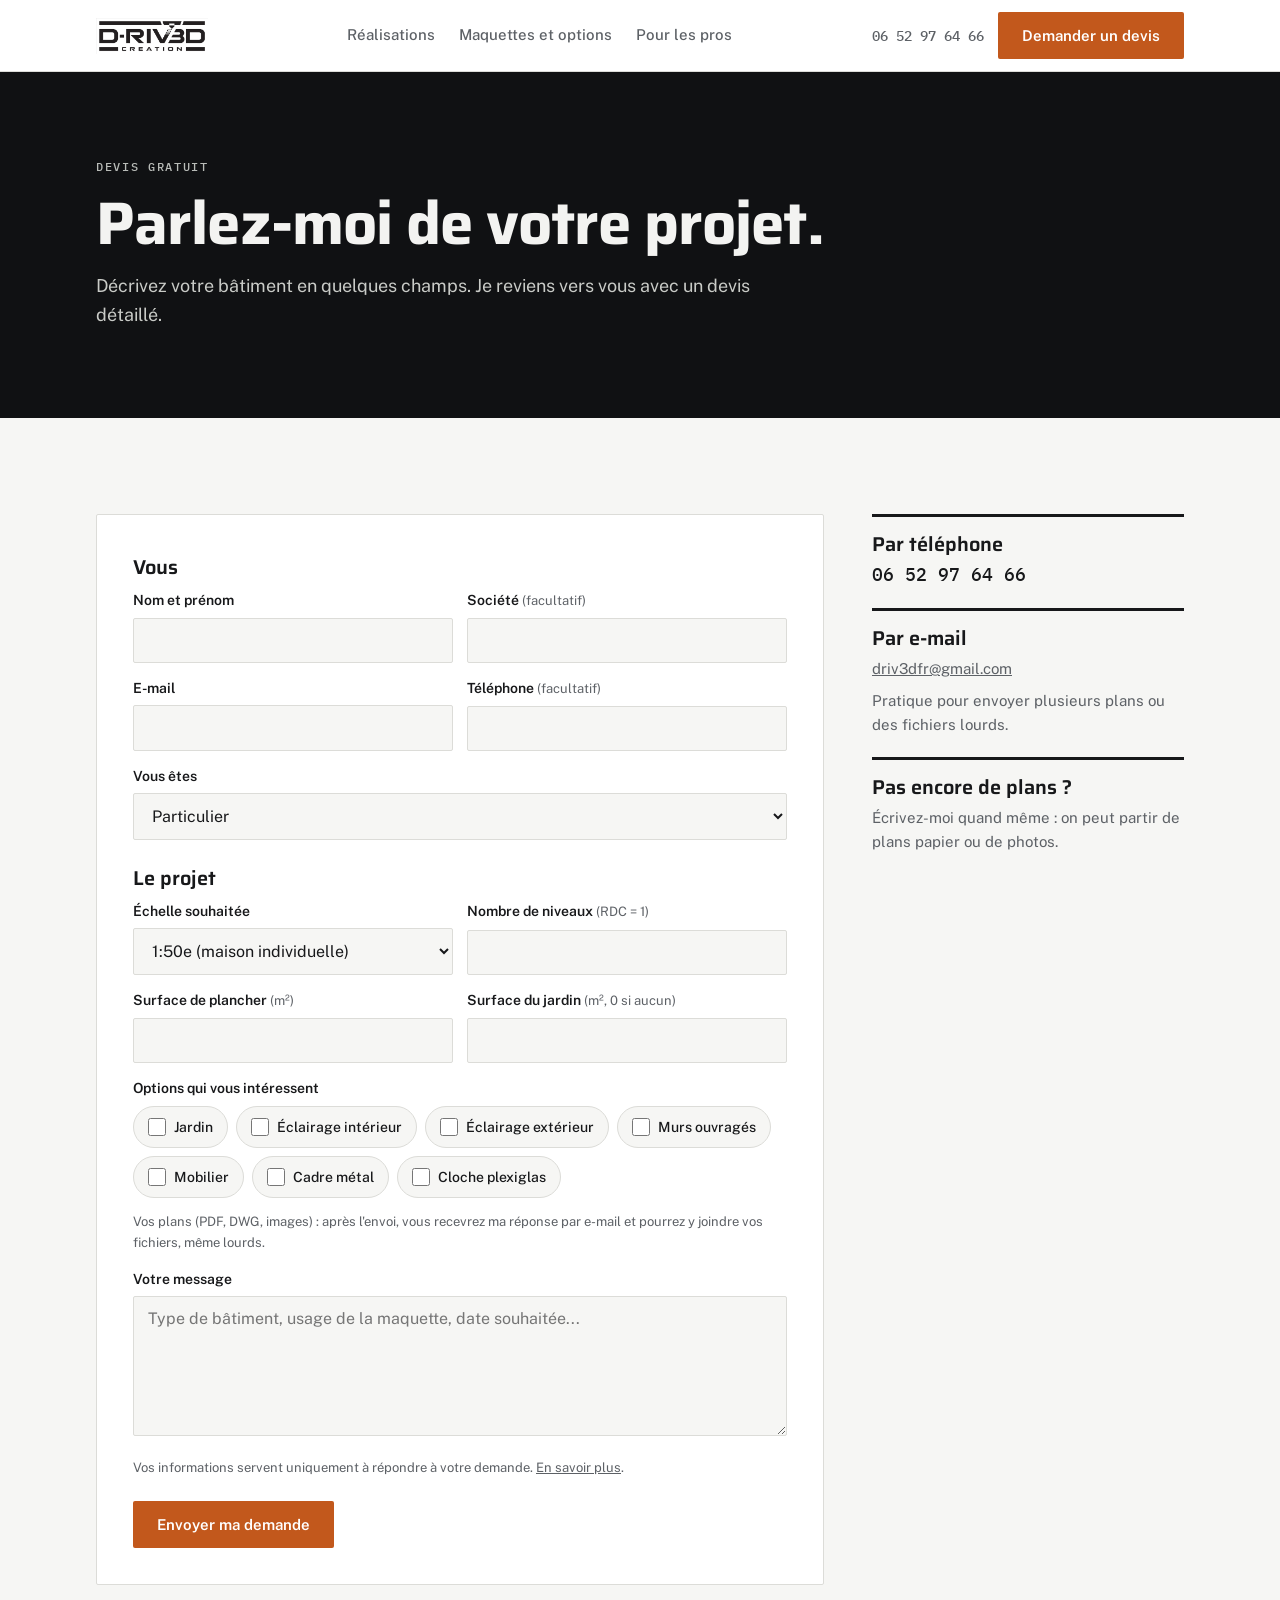
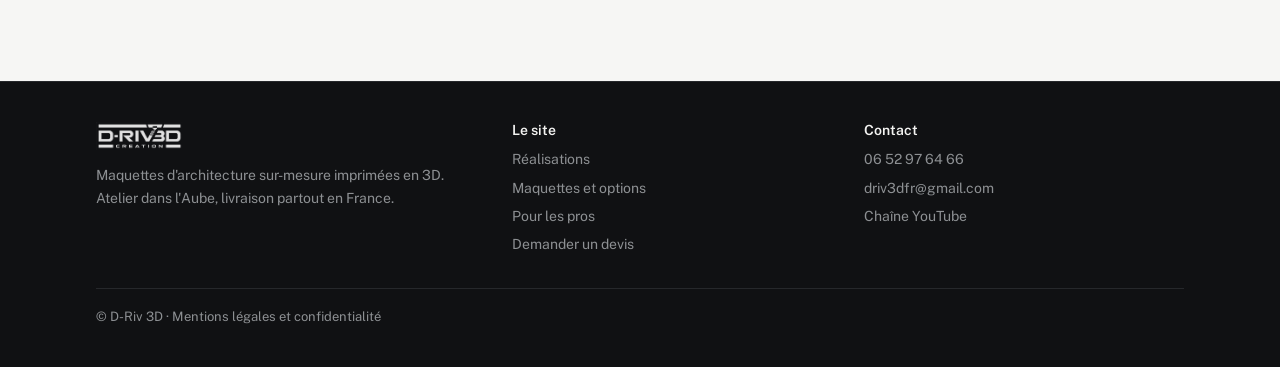
<file: devis/index.html>
<!doctype html>
<html lang="fr">
<head>
<meta charset="utf-8">
<meta name="viewport" content="width=device-width, initial-scale=1, viewport-fit=cover">
<title>Demander un devis | D-Riv 3D</title>
<meta name="description" content="Demandez gratuitement le devis de votre maquette d'architecture : décrivez votre projet en quelques champs.">
<link rel="canonical" href="https://d-riv3d.fr/devis/">
<meta property="og:type" content="website">
<meta property="og:title" content="Demander un devis | D-Riv 3D">
<meta property="og:description" content="Demandez gratuitement le devis de votre maquette d'architecture : décrivez votre projet en quelques champs.">
<meta property="og:url" content="https://d-riv3d.fr/devis/">
<meta property="og:image" content="https://d-riv3d.fr/assets/img/og-image.jpg">
<meta property="og:locale" content="fr_FR">
<link rel="icon" href="/favicon.png" type="image/png">
<link rel="apple-touch-icon" href="/assets/img/logo/apple-touch-icon.png">
<meta name="theme-color" content="#101113">
<link rel="preconnect" href="https://fonts.googleapis.com">
<link rel="preconnect" href="https://fonts.gstatic.com" crossorigin>
<link rel="stylesheet" href="https://fonts.googleapis.com/css2?family=Saira:wght@500;600;700&amp;family=Public+Sans:wght@400;500;600&amp;family=IBM+Plex+Mono:wght@500&amp;display=swap">
<link rel="stylesheet" href="/assets/css/style.css?v=2">
</head>
<body>
<a class="skip" href="#contenu">Aller au contenu</a>
<header class="site">
  <div class="wrap">
    <a class="logo" href="/" aria-label="D-Riv3D Création, accueil"><img src="/assets/img/logo/logo-noir.png" alt="D-Riv3D Création" width="800" height="258"></a>
    <nav class="main" id="menu" aria-label="Navigation principale">
      <a href="/realisations/">Réalisations</a>
      <a href="/maquettes/">Maquettes et options</a>
      <a href="/professionnels/">Pour les pros</a>
    </nav>
    <div class="head-cta">
      <a class="tel" href="tel:+33652976466">06 52 97 64 66</a>
      <a class="btn btn-accent" href="/devis/"><span class="hide-sm">Demander un devis</span><span class="show-sm">Devis</span></a>
      <button class="menu-btn" type="button" aria-controls="menu" aria-expanded="false">Menu</button>
    </div>
  </div>
</header>
<main id="contenu">

<section class="page-hero">
  <div class="wrap">
    <p class="eyebrow">Devis gratuit</p>
    <h1>Parlez-moi de votre projet.</h1>
    <p class="lead">Décrivez votre bâtiment en quelques champs. Je reviens vers vous avec un devis détaillé.</p>
  </div>
</section>
<section class="band">
  <div class="wrap form-layout">
    <form class="quote" name="devis" method="POST" action="https://api.web3forms.com/submit">
      <input type="hidden" name="access_key" value="c3965bcd-99ab-43ce-bfd1-e067bc282b75">
      <input type="hidden" name="subject" value="Nouvelle demande de devis depuis d-riv3d.fr">
      <input type="hidden" name="from_name" value="Site D-Riv 3D">
      <input type="hidden" name="redirect" value="https://d-riv3d.fr/merci/">
      <input type="checkbox" name="botcheck" class="hidden-field" tabindex="-1" autocomplete="off" aria-hidden="true">

      <fieldset>
        <legend>Vous</legend>
        <div class="row">
          <div class="field"><label for="nom">Nom et prénom</label><input id="nom" name="nom" type="text" autocomplete="name" required></div>
          <div class="field"><label for="societe">Société <span class="hint">(facultatif)</span></label><input id="societe" name="societe" type="text" autocomplete="organization"></div>
        </div>
        <div class="row">
          <div class="field"><label for="email">E-mail</label><input id="email" name="email" type="email" autocomplete="email" required></div>
          <div class="field"><label for="telephone">Téléphone <span class="hint">(facultatif)</span></label><input id="telephone" name="telephone" type="tel" autocomplete="tel"></div>
        </div>
        <div class="field"><label for="profil">Vous êtes</label>
          <select id="profil" name="profil">
            <option>Particulier</option><option>Promoteur</option><option>Constructeur</option><option>Architecte ou architecte d'intérieur</option><option>Collectivité ou patrimoine</option><option>Autre</option>
          </select>
        </div>
      </fieldset>

      <fieldset>
        <legend>Le projet</legend>
        <div class="row">
          <div class="field"><label for="echelle">Échelle souhaitée</label>
            <select id="echelle" name="echelle"><option>1:50e (maison individuelle)</option><option>1:75e (collectif)</option><option>Je ne sais pas</option></select>
          </div>
          <div class="field"><label for="etages">Nombre de niveaux <span class="hint">(RDC = 1)</span></label><input id="etages" name="etages" type="number" min="1" max="30" inputmode="numeric"></div>
        </div>
        <div class="row">
          <div class="field"><label for="surface">Surface de plancher <span class="hint">(m²)</span></label><input id="surface" name="surface" type="number" min="0" inputmode="numeric"></div>
          <div class="field"><label for="jardin">Surface du jardin <span class="hint">(m², 0 si aucun)</span></label><input id="jardin" name="surface-jardin" type="number" min="0" inputmode="numeric"></div>
        </div>
        <div class="field"><span class="label" id="opt-l">Options qui vous intéressent</span>
          <div class="checks" role="group" aria-labelledby="opt-l">
            <label><input type="checkbox" name="options[]" value="Jardin">Jardin</label>
            <label><input type="checkbox" name="options[]" value="Éclairage intérieur">Éclairage intérieur</label>
            <label><input type="checkbox" name="options[]" value="Éclairage extérieur">Éclairage extérieur</label>
            <label><input type="checkbox" name="options[]" value="Murs ouvragés">Murs ouvragés</label>
            <label><input type="checkbox" name="options[]" value="Mobilier">Mobilier</label>
            <label><input type="checkbox" name="options[]" value="Cadre métal">Cadre métal</label>
            <label><input type="checkbox" name="options[]" value="Cloche plexiglas">Cloche plexiglas</label>
          </div>
        </div>
        <p class="hint">Vos plans (PDF, DWG, images) : après l'envoi, vous recevrez ma réponse par e-mail et pourrez y joindre vos fichiers, même lourds.</p>
        <div class="field"><label for="message">Votre message</label><textarea id="message" name="message" placeholder="Type de bâtiment, usage de la maquette, date souhaitée..."></textarea></div>
      </fieldset>

      <p class="hint">Vos informations servent uniquement à répondre à votre demande. <a href="/mentions-legales/#confidentialite">En savoir plus</a>.</p>
      <p><button class="btn btn-accent" type="submit">Envoyer ma demande</button></p>
    </form>
    <aside class="side">
      <div class="box"><h3>Par téléphone</h3><p><a class="tel" style="font-size:18px;color:var(--fg)" href="tel:+33652976466">06 52 97 64 66</a></p></div>
      <div class="box"><h3>Par e-mail</h3><p><a href="mailto:driv3dfr@gmail.com">driv3dfr@gmail.com</a></p><p>Pratique pour envoyer plusieurs plans ou des fichiers lourds.</p></div>
      <div class="box"><h3>Pas encore de plans ?</h3><p>Écrivez-moi quand même : on peut partir de plans papier ou de photos.</p></div>
    </aside>
  </div>
</section>
</main>
<footer class="site">
  <div class="wrap">
    <div>
      <img src="/assets/img/logo/logo-blanc.png" alt="D-Riv3D Création" width="800" height="258" loading="lazy">
      <p style="margin-top:14px">Maquettes d'architecture sur-mesure imprimées en 3D. Atelier dans l'Aube, livraison partout en France.</p>
    </div>
    <div>
      <h3>Le site</h3>
      <ul>
        <li><a href="/realisations/">Réalisations</a></li>
        <li><a href="/maquettes/">Maquettes et options</a></li>
        <li><a href="/professionnels/">Pour les pros</a></li>
        <li><a href="/devis/">Demander un devis</a></li>
      </ul>
    </div>
    <div>
      <h3>Contact</h3>
      <ul>
        <li><a href="tel:+33652976466">06 52 97 64 66</a></li>
        <li><a href="mailto:driv3dfr@gmail.com">driv3dfr@gmail.com</a></li>
        <li><a href="https://www.youtube.com/channel/UCyZWPUpRlM--EfFYaEqFSMg" rel="noopener">Chaîne YouTube</a></li>
      </ul>
    </div>
    <p class="legal">© D-Riv 3D · <a href="/mentions-legales/">Mentions légales et confidentialité</a></p>
  </div>
</footer>
<script src="/assets/js/main.js" defer></script>
</body>
</html>
</file>
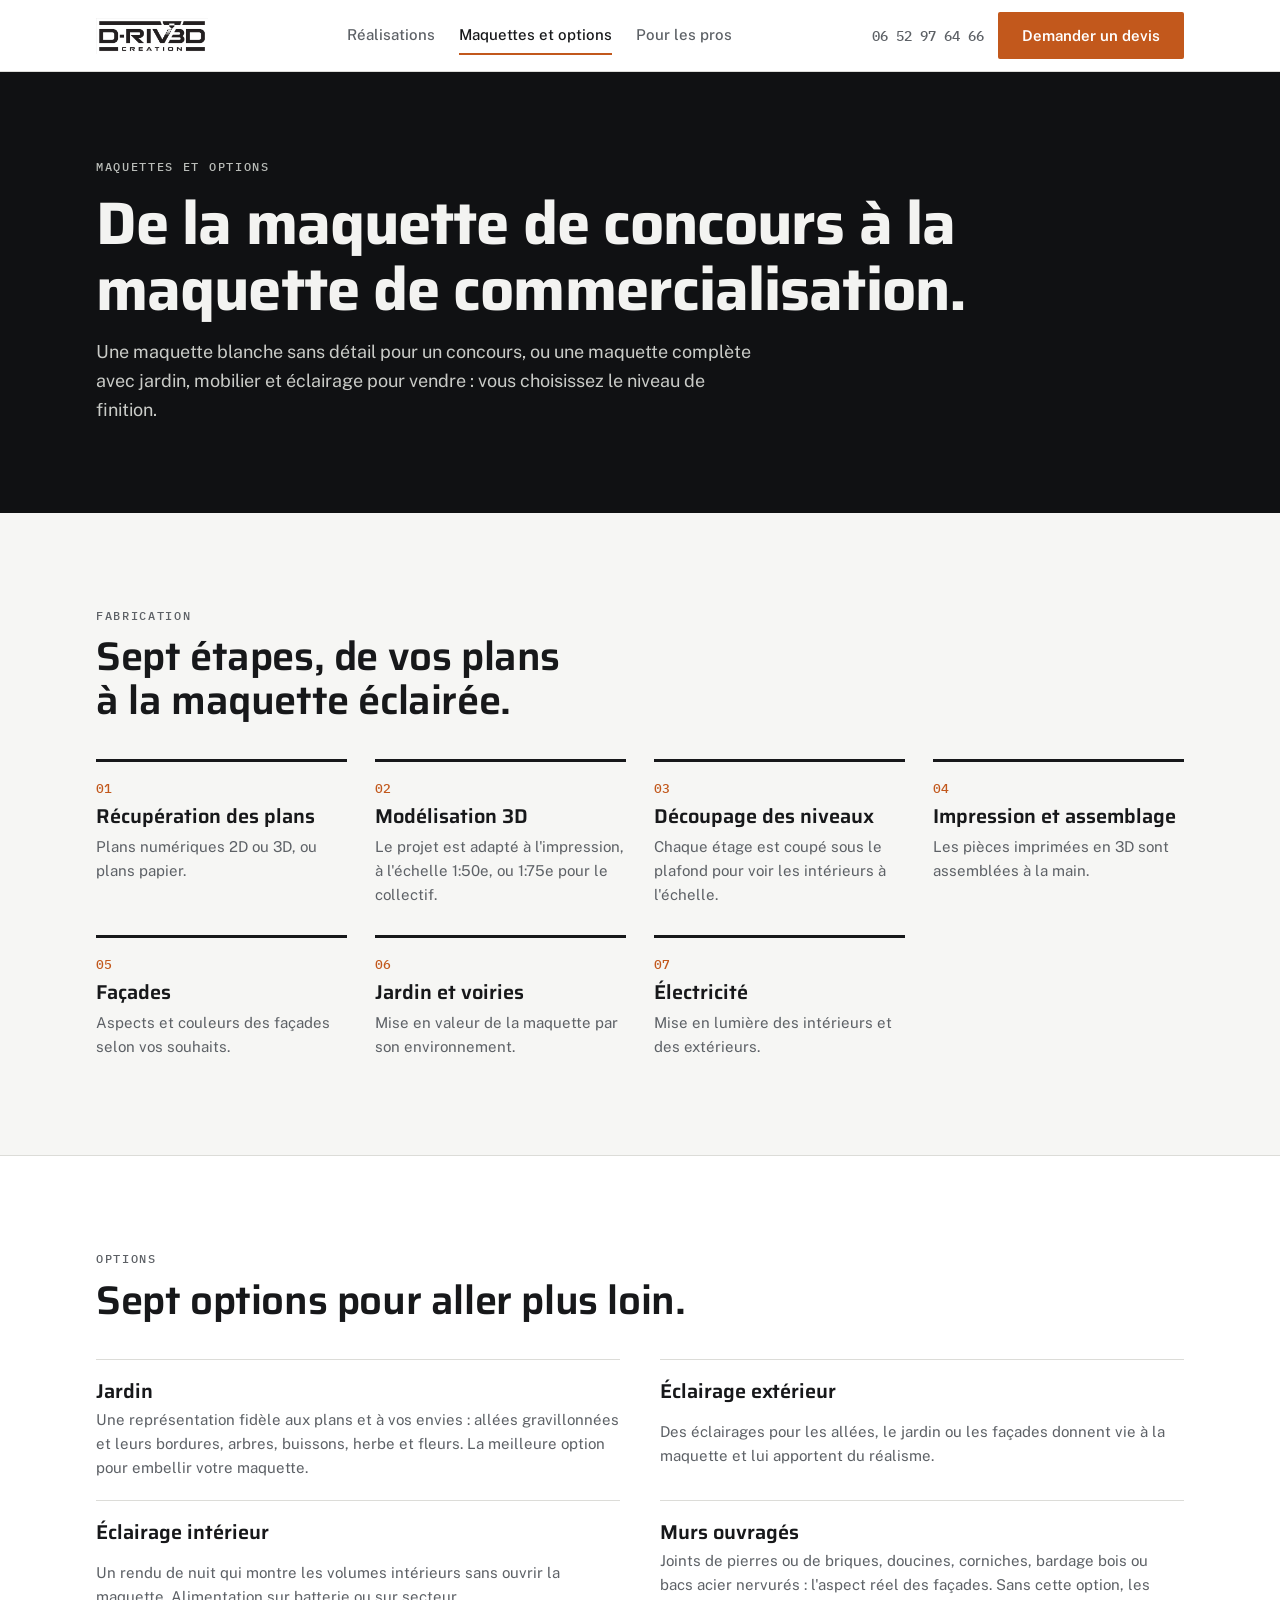
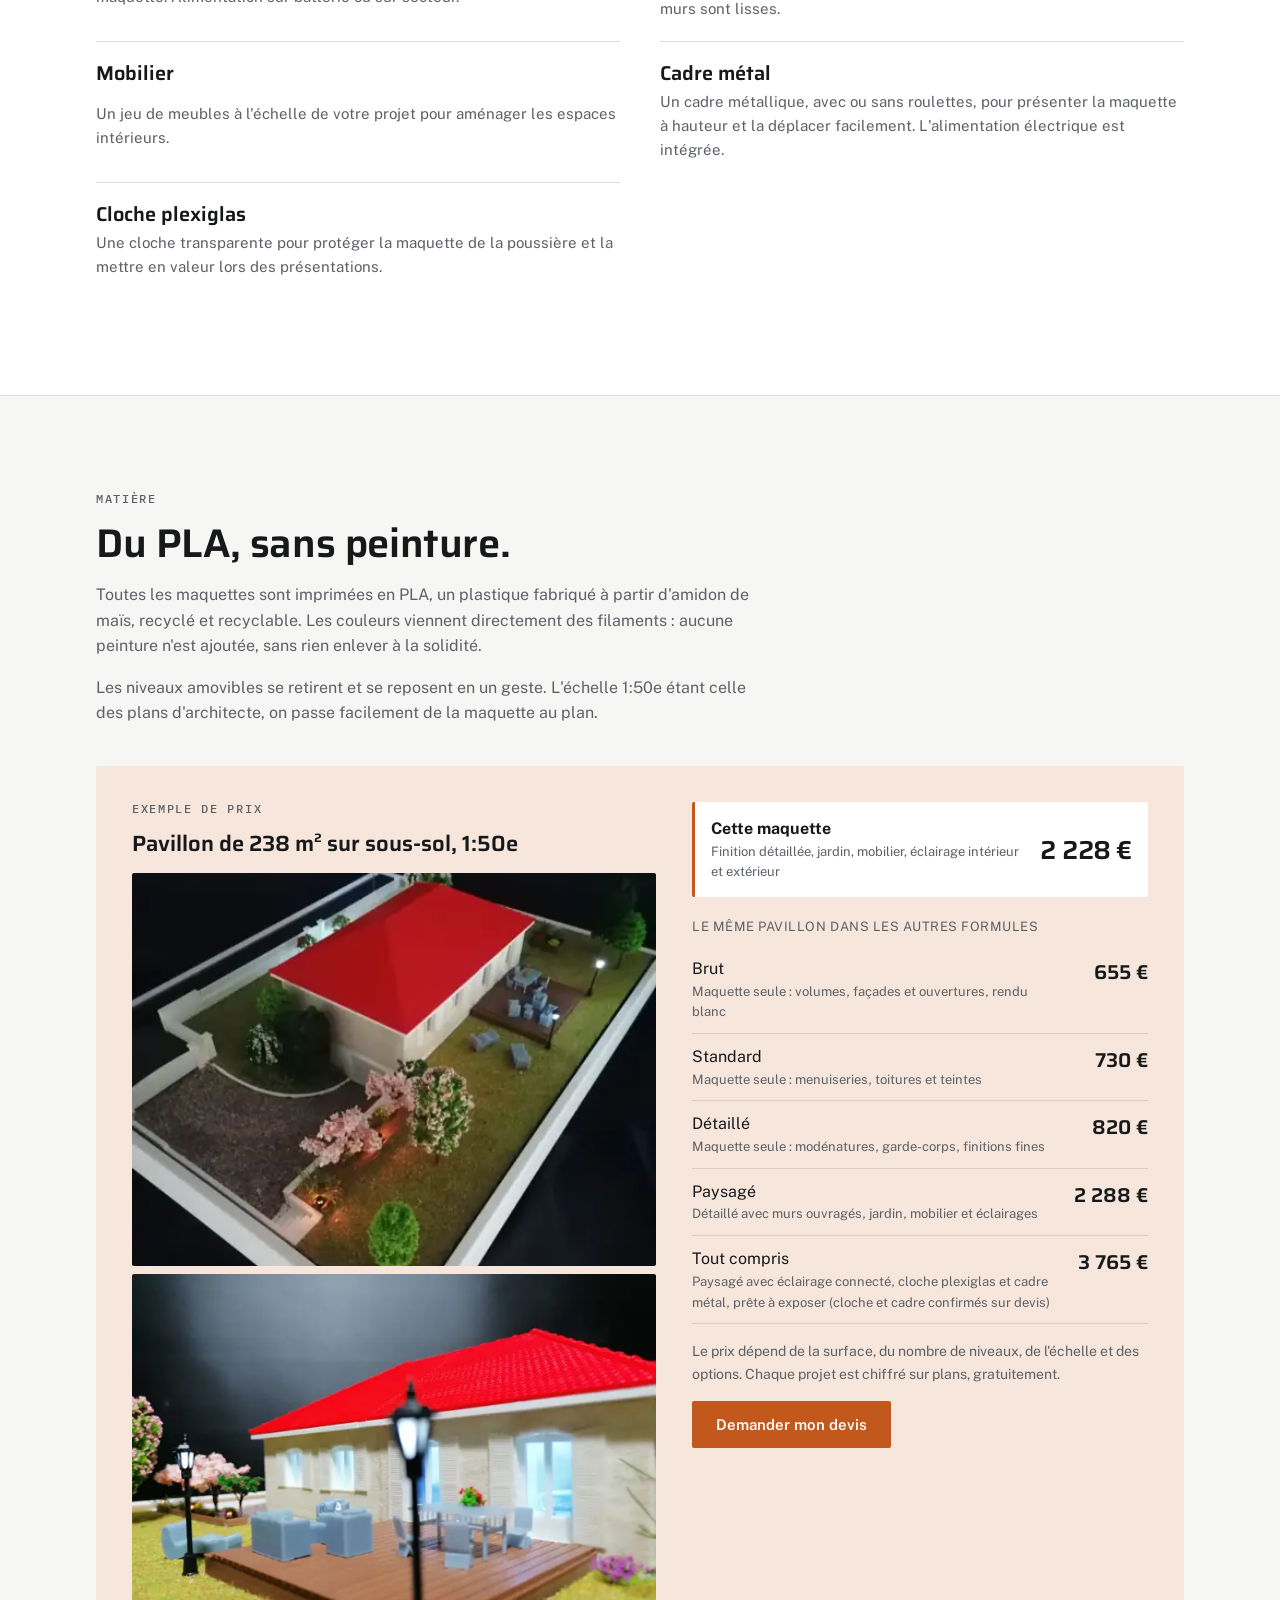
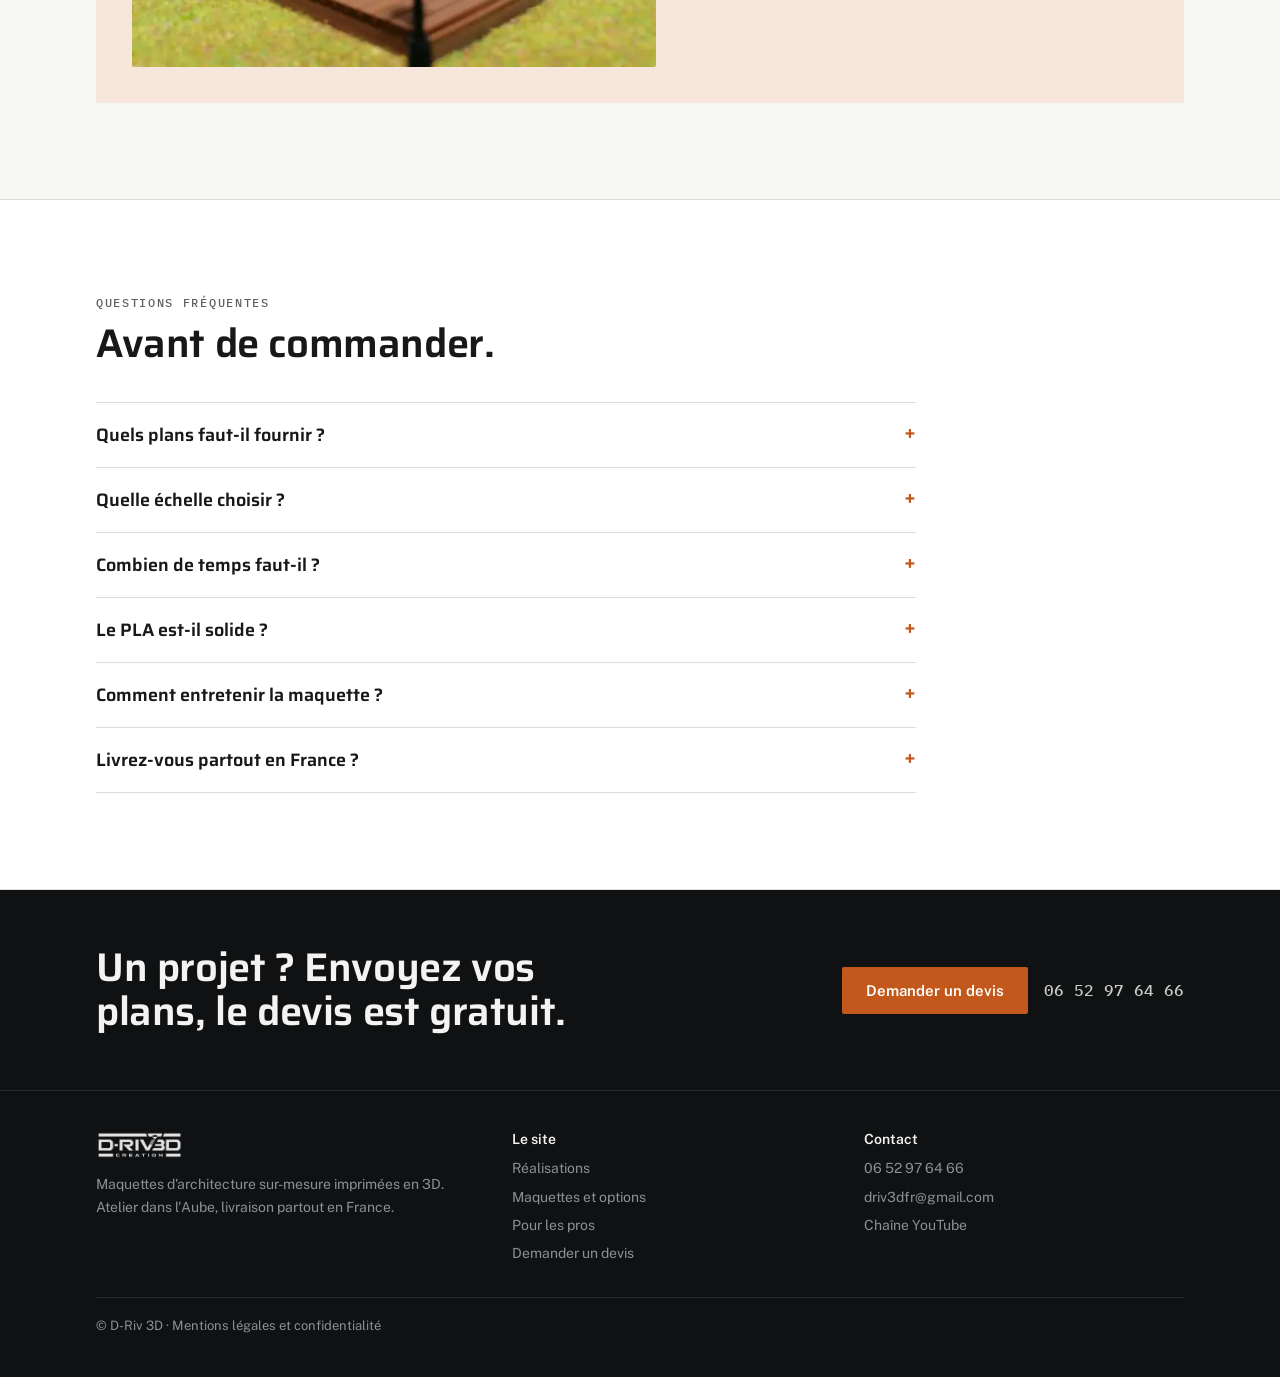
<file: maquettes/index.html>
<!doctype html>
<html lang="fr">
<head>
<meta charset="utf-8">
<meta name="viewport" content="width=device-width, initial-scale=1, viewport-fit=cover">
<title>Maquettes et options | D-Riv 3D</title>
<meta name="description" content="Comment D-Riv 3D fabrique vos maquettes d'architecture en impression 3D, les options (jardin, éclairage, mobilier, murs ouvragés, cadre, cloche) et les prix.">
<link rel="canonical" href="https://d-riv3d.fr/maquettes/">
<meta property="og:type" content="website">
<meta property="og:title" content="Maquettes et options | D-Riv 3D">
<meta property="og:description" content="Comment D-Riv 3D fabrique vos maquettes d'architecture en impression 3D, les options (jardin, éclairage, mobilier, murs ouvragés, cadre, cloche) et les prix.">
<meta property="og:url" content="https://d-riv3d.fr/maquettes/">
<meta property="og:image" content="https://d-riv3d.fr/assets/img/og-image.jpg">
<meta property="og:locale" content="fr_FR">
<link rel="icon" href="/favicon.png" type="image/png">
<link rel="apple-touch-icon" href="/assets/img/logo/apple-touch-icon.png">
<meta name="theme-color" content="#101113">
<link rel="preconnect" href="https://fonts.googleapis.com">
<link rel="preconnect" href="https://fonts.gstatic.com" crossorigin>
<link rel="stylesheet" href="https://fonts.googleapis.com/css2?family=Saira:wght@500;600;700&amp;family=Public+Sans:wght@400;500;600&amp;family=IBM+Plex+Mono:wght@500&amp;display=swap">
<link rel="stylesheet" href="/assets/css/style.css?v=2">
</head>
<body>
<a class="skip" href="#contenu">Aller au contenu</a>
<header class="site">
  <div class="wrap">
    <a class="logo" href="/" aria-label="D-Riv3D Création, accueil"><img src="/assets/img/logo/logo-noir.png" alt="D-Riv3D Création" width="800" height="258"></a>
    <nav class="main" id="menu" aria-label="Navigation principale">
      <a href="/realisations/">Réalisations</a>
      <a href="/maquettes/" aria-current="page">Maquettes et options</a>
      <a href="/professionnels/">Pour les pros</a>
    </nav>
    <div class="head-cta">
      <a class="tel" href="tel:+33652976466">06 52 97 64 66</a>
      <a class="btn btn-accent" href="/devis/"><span class="hide-sm">Demander un devis</span><span class="show-sm">Devis</span></a>
      <button class="menu-btn" type="button" aria-controls="menu" aria-expanded="false">Menu</button>
    </div>
  </div>
</header>
<main id="contenu">

<section class="page-hero">
  <div class="wrap">
    <p class="eyebrow">Maquettes et options</p>
    <h1>De la maquette de concours à la maquette de commercialisation.</h1>
    <p class="lead">Une maquette blanche sans détail pour un concours, ou une maquette complète avec jardin, mobilier et éclairage pour vendre : vous choisissez le niveau de finition.</p>
  </div>
</section>

<section class="band">
  <div class="wrap">
    <div class="sec-head">
      <p class="eyebrow">Fabrication</p>
      <h2>Sept étapes, de vos plans à la maquette éclairée.</h2>
    </div>
    <ol class="steps">
      <li><h3>Récupération des plans</h3><p>Plans numériques 2D ou 3D, ou plans papier.</p></li>
      <li><h3>Modélisation 3D</h3><p>Le projet est adapté à l'impression, à l'échelle 1:50e, ou 1:75e pour le collectif.</p></li>
      <li><h3>Découpage des niveaux</h3><p>Chaque étage est coupé sous le plafond pour voir les intérieurs à l'échelle.</p></li>
      <li><h3>Impression et assemblage</h3><p>Les pièces imprimées en 3D sont assemblées à la main.</p></li>
      <li><h3>Façades</h3><p>Aspects et couleurs des façades selon vos souhaits.</p></li>
      <li><h3>Jardin et voiries</h3><p>Mise en valeur de la maquette par son environnement.</p></li>
      <li><h3>Électricité</h3><p>Mise en lumière des intérieurs et des extérieurs.</p></li>
    </ol>
  </div>
</section>

<section class="band alt">
  <div class="wrap">
    <div class="sec-head">
      <p class="eyebrow">Options</p>
      <h2>Sept options pour aller plus loin.</h2>
    </div>
    <div class="options">
      <div class="option"><h3>Jardin</h3><p>Une représentation fidèle aux plans et à vos envies : allées gravillonnées et leurs bordures, arbres, buissons, herbe et fleurs. La meilleure option pour embellir votre maquette.</p></div>
      <div class="option"><h3>Éclairage extérieur</h3><p>Des éclairages pour les allées, le jardin ou les façades donnent vie à la maquette et lui apportent du réalisme.</p></div>
      <div class="option"><h3>Éclairage intérieur</h3><p>Un rendu de nuit qui montre les volumes intérieurs sans ouvrir la maquette. Alimentation sur batterie ou sur secteur.</p></div>
      <div class="option"><h3>Murs ouvragés</h3><p>Joints de pierres ou de briques, doucines, corniches, bardage bois ou bacs acier nervurés : l'aspect réel des façades. Sans cette option, les murs sont lisses.</p></div>
      <div class="option"><h3>Mobilier</h3><p>Un jeu de meubles à l'échelle de votre projet pour aménager les espaces intérieurs.</p></div>
      <div class="option"><h3>Cadre métal</h3><p>Un cadre métallique, avec ou sans roulettes, pour présenter la maquette à hauteur et la déplacer facilement. L'alimentation électrique est intégrée.</p></div>
      <div class="option"><h3>Cloche plexiglas</h3><p>Une cloche transparente pour protéger la maquette de la poussière et la mettre en valeur lors des présentations.</p></div>
    </div>
  </div>
</section>

<section class="band">
  <div class="wrap">
    <div class="prose">
      <p class="eyebrow">Matière</p>
      <h2 style="margin-top:0">Du PLA, sans peinture.</h2>
      <p>Toutes les maquettes sont imprimées en PLA, un plastique fabriqué à partir d'amidon de maïs, recyclé et recyclable. Les couleurs viennent directement des filaments : aucune peinture n'est ajoutée, sans rien enlever à la solidité.</p>
      <p>Les niveaux amovibles se retirent et se reposent en un geste. L'échelle 1:50e étant celle des plans d'architecte, on passe facilement de la maquette au plan.</p>
    </div>
    <aside class="price wide" aria-label="Exemple de prix">
      <div class="pw-left">
      <p class="eyebrow">Exemple de prix</p>
      <h3>Pavillon de 238 m² sur sous-sol, 1:50e</h3>
      <a class="price-photos" href="/realisations/#pavillon" aria-label="Voir toutes les photos du pavillon">
        <img src="/assets/img/realisations/pavillon/06-s.webp" alt="Maquette du pavillon à toit rouge vue d'ensemble, avec son jardin" width="640" height="480" loading="lazy">
        <img src="/assets/img/realisations/pavillon/15-s.webp" alt="Terrasse éclairée et mobilier de jardin de la maquette du pavillon" width="640" height="480" loading="lazy">
      </a>
      </div>
      <div class="pw-right">
      <div class="price-real"><div><b>Cette maquette</b><small>Finition détaillée, jardin, mobilier, éclairage intérieur et extérieur</small></div><strong>2 228 €</strong></div>
      <p class="price-sub">Le même pavillon dans les autres formules</p>
      <table>
        <tr><td>Brut<small>Maquette seule : volumes, façades et ouvertures, rendu blanc</small></td><td>655 €</td></tr>
        <tr><td>Standard<small>Maquette seule : menuiseries, toitures et teintes</small></td><td>730 €</td></tr>
        <tr><td>Détaillé<small>Maquette seule : modénatures, garde-corps, finitions fines</small></td><td>820 €</td></tr>
        <tr><td>Paysagé<small>Détaillé avec murs ouvragés, jardin, mobilier et éclairages</small></td><td>2 288 €</td></tr>
        <tr><td>Tout compris<small>Paysagé avec éclairage connecté, cloche plexiglas et cadre métal, prête à exposer (cloche et cadre confirmés sur devis)</small></td><td>3 765 €</td></tr>
      </table>
      <p class="note">Le prix dépend de la surface, du nombre de niveaux, de l'échelle et des options. Chaque projet est chiffré sur plans, gratuitement.</p>
      <p><a class="btn btn-accent" href="/devis/">Demander mon devis</a></p>
      </div>
    </aside>
  </div>
</section>

<section class="band alt" id="faq">
  <div class="wrap">
    <div class="sec-head">
      <p class="eyebrow">Questions fréquentes</p>
      <h2>Avant de commander.</h2>
    </div>
    <div class="faq">
      <details><summary>Quels plans faut-il fournir ?</summary><p>Des plans numériques 2D (PDF, DWG) ou 3D, ou à défaut des plans papier. Plans de chaque niveau, coupes et façades permettent la maquette la plus fidèle.</p></details>
      <details><summary>Quelle échelle choisir ?</summary><p>Le 1:50e pour une maison individuelle : c'est l'échelle des plans d'architecte, donc la plus facile à lire. Le 1:75e pour les bâtiments collectifs, afin de garder une taille raisonnable.</p></details>
      <details><summary>Combien de temps faut-il ?</summary><p>Le délai dépend de la taille du projet et des options. Il est indiqué sur chaque devis.</p></details>
      <details><summary>Le PLA est-il solide ?</summary><p>Oui. Le PLA est un plastique rigide à base d'amidon de maïs. Il est biodégradable dans des conditions industrielles, recyclé et recyclable, et la maquette ne reçoit aucune peinture.</p></details>
      <details><summary>Comment entretenir la maquette ?</summary><p>Un plumeau ou une bombe d'air sec suffisent. Évitez le plein soleil prolongé et les fortes chaleurs. La cloche plexiglas la protège de la poussière.</p></details>
      <details><summary>Livrez-vous partout en France ?</summary><p>Oui. L'atelier est dans l'Aube et les maquettes sont livrées partout en France, avec un emballage adapté.</p></details>
    </div>
  </div>
</section>
<section class="final">
  <div class="wrap">
    <h2>Un projet ? Envoyez vos plans, le devis est gratuit.</h2>
    <div class="ctas">
      <a class="btn btn-accent" href="/devis/">Demander un devis</a>
      <a class="tel" href="tel:+33652976466">06 52 97 64 66</a>
    </div>
  </div>
</section>
</main>
<footer class="site">
  <div class="wrap">
    <div>
      <img src="/assets/img/logo/logo-blanc.png" alt="D-Riv3D Création" width="800" height="258" loading="lazy">
      <p style="margin-top:14px">Maquettes d'architecture sur-mesure imprimées en 3D. Atelier dans l'Aube, livraison partout en France.</p>
    </div>
    <div>
      <h3>Le site</h3>
      <ul>
        <li><a href="/realisations/">Réalisations</a></li>
        <li><a href="/maquettes/">Maquettes et options</a></li>
        <li><a href="/professionnels/">Pour les pros</a></li>
        <li><a href="/devis/">Demander un devis</a></li>
      </ul>
    </div>
    <div>
      <h3>Contact</h3>
      <ul>
        <li><a href="tel:+33652976466">06 52 97 64 66</a></li>
        <li><a href="mailto:driv3dfr@gmail.com">driv3dfr@gmail.com</a></li>
        <li><a href="https://www.youtube.com/channel/UCyZWPUpRlM--EfFYaEqFSMg" rel="noopener">Chaîne YouTube</a></li>
      </ul>
    </div>
    <p class="legal">© D-Riv 3D · <a href="/mentions-legales/">Mentions légales et confidentialité</a></p>
  </div>
</footer>
<script src="/assets/js/main.js" defer></script>
</body>
</html>
</file>
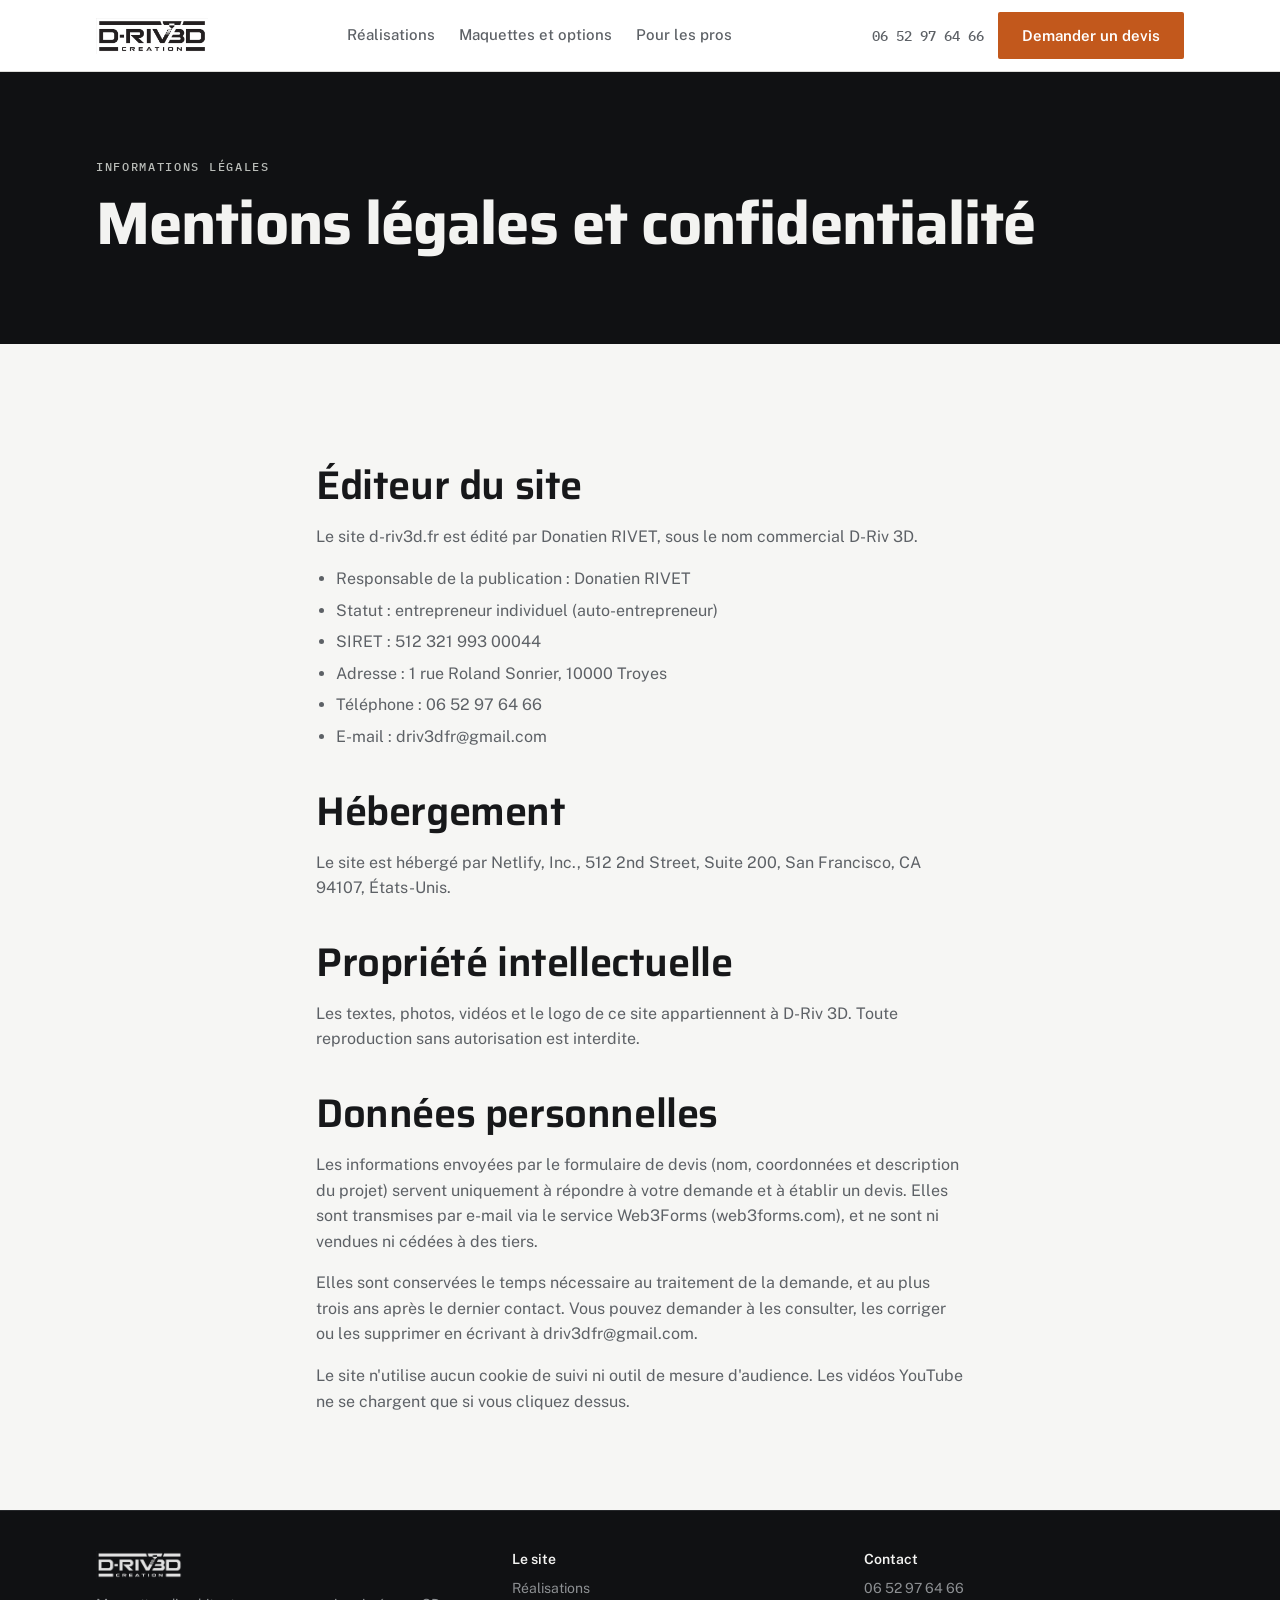
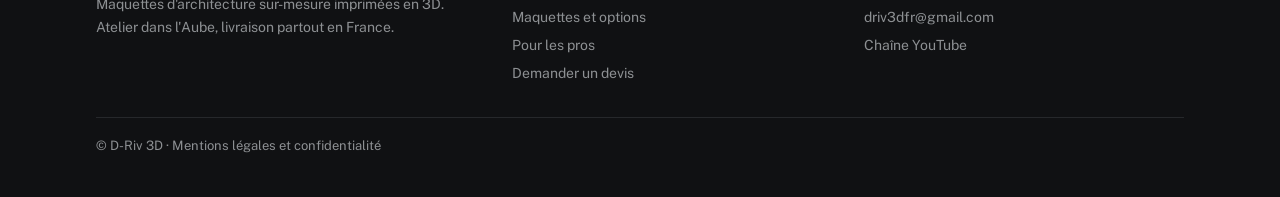
<file: mentions-legales/index.html>
<!doctype html>
<html lang="fr">
<head>
<meta charset="utf-8">
<meta name="viewport" content="width=device-width, initial-scale=1, viewport-fit=cover">
<title>Mentions légales | D-Riv 3D</title>
<meta name="description" content="Mentions légales et politique de confidentialité du site d-riv3d.fr.">
<link rel="canonical" href="https://d-riv3d.fr/mentions-legales/">
<meta property="og:type" content="website">
<meta property="og:title" content="Mentions légales | D-Riv 3D">
<meta property="og:description" content="Mentions légales et politique de confidentialité du site d-riv3d.fr.">
<meta property="og:url" content="https://d-riv3d.fr/mentions-legales/">
<meta property="og:image" content="https://d-riv3d.fr/assets/img/og-image.jpg">
<meta property="og:locale" content="fr_FR">
<link rel="icon" href="/favicon.png" type="image/png">
<link rel="apple-touch-icon" href="/assets/img/logo/apple-touch-icon.png">
<meta name="theme-color" content="#101113">
<link rel="preconnect" href="https://fonts.googleapis.com">
<link rel="preconnect" href="https://fonts.gstatic.com" crossorigin>
<link rel="stylesheet" href="https://fonts.googleapis.com/css2?family=Saira:wght@500;600;700&amp;family=Public+Sans:wght@400;500;600&amp;family=IBM+Plex+Mono:wght@500&amp;display=swap">
<link rel="stylesheet" href="/assets/css/style.css?v=2">
</head>
<body>
<a class="skip" href="#contenu">Aller au contenu</a>
<header class="site">
  <div class="wrap">
    <a class="logo" href="/" aria-label="D-Riv3D Création, accueil"><img src="/assets/img/logo/logo-noir.png" alt="D-Riv3D Création" width="800" height="258"></a>
    <nav class="main" id="menu" aria-label="Navigation principale">
      <a href="/realisations/">Réalisations</a>
      <a href="/maquettes/">Maquettes et options</a>
      <a href="/professionnels/">Pour les pros</a>
    </nav>
    <div class="head-cta">
      <a class="tel" href="tel:+33652976466">06 52 97 64 66</a>
      <a class="btn btn-accent" href="/devis/"><span class="hide-sm">Demander un devis</span><span class="show-sm">Devis</span></a>
      <button class="menu-btn" type="button" aria-controls="menu" aria-expanded="false">Menu</button>
    </div>
  </div>
</header>
<main id="contenu">

<section class="page-hero">
  <div class="wrap">
    <p class="eyebrow">Informations légales</p>
    <h1>Mentions légales et confidentialité</h1>
  </div>
</section>
<section class="band">
  <div class="wrap prose">
    <h2>Éditeur du site</h2>
    <p>Le site d-riv3d.fr est édité par Donatien RIVET, sous le nom commercial D-Riv 3D.</p>
    <ul>
      <li>Responsable de la publication : Donatien RIVET</li>
      <li>Statut : entrepreneur individuel (auto-entrepreneur)</li>
      <li>SIRET : 512 321 993 00044</li>
      <li>Adresse : 1 rue Roland Sonrier, 10000 Troyes</li>
      <li>Téléphone : 06 52 97 64 66</li>
      <li>E-mail : driv3dfr@gmail.com</li>
    </ul>
    <h2>Hébergement</h2>
    <p>Le site est hébergé par Netlify, Inc., 512 2nd Street, Suite 200, San Francisco, CA 94107, États-Unis.</p>
    <h2>Propriété intellectuelle</h2>
    <p>Les textes, photos, vidéos et le logo de ce site appartiennent à D-Riv 3D. Toute reproduction sans autorisation est interdite.</p>
    <h2 id="confidentialite">Données personnelles</h2>
    <p>Les informations envoyées par le formulaire de devis (nom, coordonnées et description du projet) servent uniquement à répondre à votre demande et à établir un devis. Elles sont transmises par e-mail via le service Web3Forms (web3forms.com), et ne sont ni vendues ni cédées à des tiers.</p>
    <p>Elles sont conservées le temps nécessaire au traitement de la demande, et au plus trois ans après le dernier contact. Vous pouvez demander à les consulter, les corriger ou les supprimer en écrivant à driv3dfr@gmail.com.</p>
    <p>Le site n'utilise aucun cookie de suivi ni outil de mesure d'audience. Les vidéos YouTube ne se chargent que si vous cliquez dessus.</p>
  </div>
</section>
</main>
<footer class="site">
  <div class="wrap">
    <div>
      <img src="/assets/img/logo/logo-blanc.png" alt="D-Riv3D Création" width="800" height="258" loading="lazy">
      <p style="margin-top:14px">Maquettes d'architecture sur-mesure imprimées en 3D. Atelier dans l'Aube, livraison partout en France.</p>
    </div>
    <div>
      <h3>Le site</h3>
      <ul>
        <li><a href="/realisations/">Réalisations</a></li>
        <li><a href="/maquettes/">Maquettes et options</a></li>
        <li><a href="/professionnels/">Pour les pros</a></li>
        <li><a href="/devis/">Demander un devis</a></li>
      </ul>
    </div>
    <div>
      <h3>Contact</h3>
      <ul>
        <li><a href="tel:+33652976466">06 52 97 64 66</a></li>
        <li><a href="mailto:driv3dfr@gmail.com">driv3dfr@gmail.com</a></li>
        <li><a href="https://www.youtube.com/channel/UCyZWPUpRlM--EfFYaEqFSMg" rel="noopener">Chaîne YouTube</a></li>
      </ul>
    </div>
    <p class="legal">© D-Riv 3D · <a href="/mentions-legales/">Mentions légales et confidentialité</a></p>
  </div>
</footer>
<script src="/assets/js/main.js" defer></script>
</body>
</html>
</file>
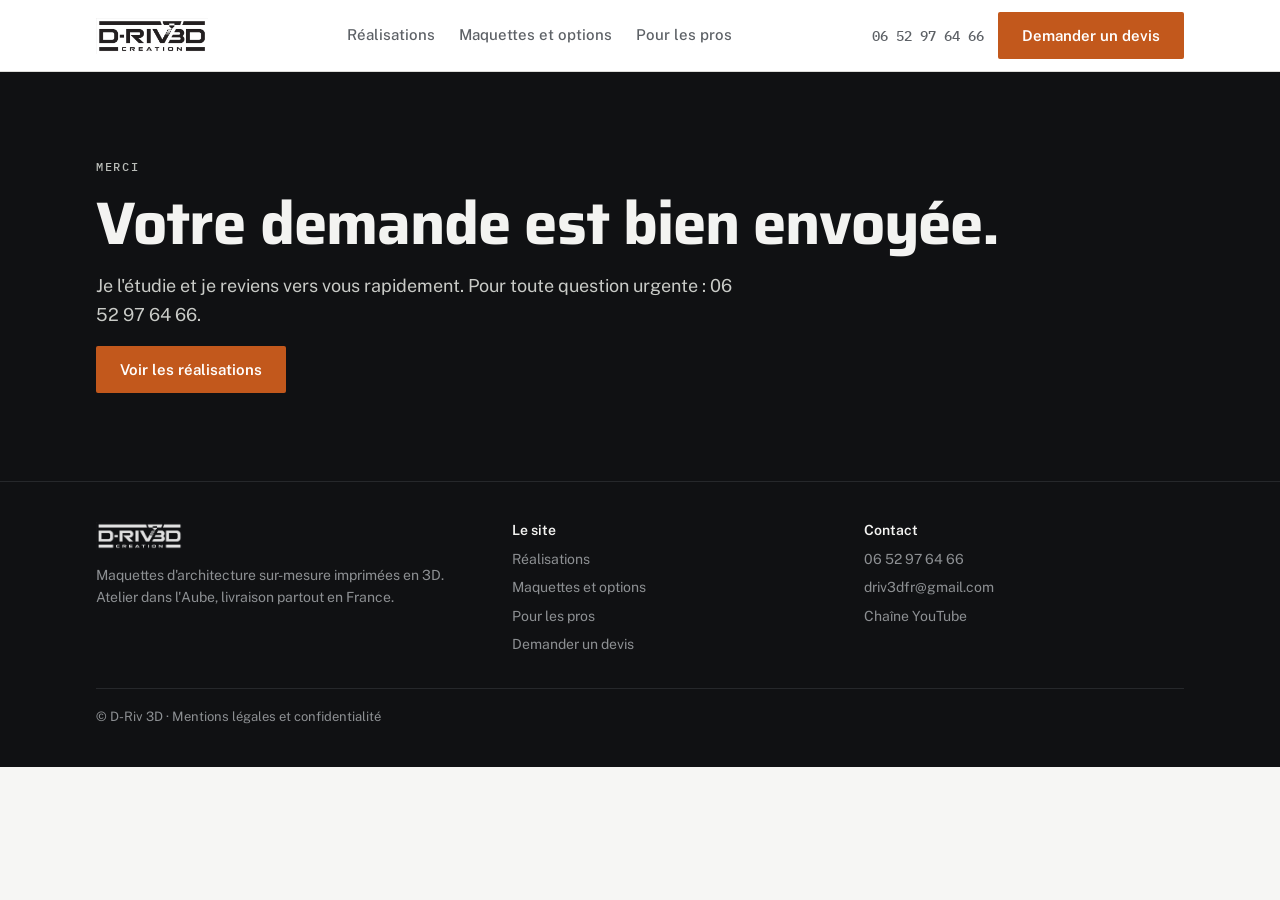
<file: merci/index.html>
<!doctype html>
<html lang="fr">
<head>
<meta charset="utf-8">
<meta name="viewport" content="width=device-width, initial-scale=1, viewport-fit=cover">
<title>Demande envoyée | D-Riv 3D</title>
<meta name="robots" content="noindex">
<meta name="description" content="Votre demande de devis a bien été envoyée.">
<link rel="canonical" href="https://d-riv3d.fr/merci/">
<meta property="og:type" content="website">
<meta property="og:title" content="Demande envoyée | D-Riv 3D">
<meta property="og:description" content="Votre demande de devis a bien été envoyée.">
<meta property="og:url" content="https://d-riv3d.fr/merci/">
<meta property="og:image" content="https://d-riv3d.fr/assets/img/og-image.jpg">
<meta property="og:locale" content="fr_FR">
<link rel="icon" href="/favicon.png" type="image/png">
<link rel="apple-touch-icon" href="/assets/img/logo/apple-touch-icon.png">
<meta name="theme-color" content="#101113">
<link rel="preconnect" href="https://fonts.googleapis.com">
<link rel="preconnect" href="https://fonts.gstatic.com" crossorigin>
<link rel="stylesheet" href="https://fonts.googleapis.com/css2?family=Saira:wght@500;600;700&amp;family=Public+Sans:wght@400;500;600&amp;family=IBM+Plex+Mono:wght@500&amp;display=swap">
<link rel="stylesheet" href="/assets/css/style.css?v=2">
</head>
<body>
<a class="skip" href="#contenu">Aller au contenu</a>
<header class="site">
  <div class="wrap">
    <a class="logo" href="/" aria-label="D-Riv3D Création, accueil"><img src="/assets/img/logo/logo-noir.png" alt="D-Riv3D Création" width="800" height="258"></a>
    <nav class="main" id="menu" aria-label="Navigation principale">
      <a href="/realisations/">Réalisations</a>
      <a href="/maquettes/">Maquettes et options</a>
      <a href="/professionnels/">Pour les pros</a>
    </nav>
    <div class="head-cta">
      <a class="tel" href="tel:+33652976466">06 52 97 64 66</a>
      <a class="btn btn-accent" href="/devis/"><span class="hide-sm">Demander un devis</span><span class="show-sm">Devis</span></a>
      <button class="menu-btn" type="button" aria-controls="menu" aria-expanded="false">Menu</button>
    </div>
  </div>
</header>
<main id="contenu">

<section class="page-hero">
  <div class="wrap">
    <p class="eyebrow">Merci</p>
    <h1>Votre demande est bien envoyée.</h1>
    <p class="lead">Je l'étudie et je reviens vers vous rapidement. Pour toute question urgente : 06 52 97 64 66.</p>
    <p><a class="btn btn-accent" href="/realisations/">Voir les réalisations</a></p>
  </div>
</section>
</main>
<footer class="site">
  <div class="wrap">
    <div>
      <img src="/assets/img/logo/logo-blanc.png" alt="D-Riv3D Création" width="800" height="258" loading="lazy">
      <p style="margin-top:14px">Maquettes d'architecture sur-mesure imprimées en 3D. Atelier dans l'Aube, livraison partout en France.</p>
    </div>
    <div>
      <h3>Le site</h3>
      <ul>
        <li><a href="/realisations/">Réalisations</a></li>
        <li><a href="/maquettes/">Maquettes et options</a></li>
        <li><a href="/professionnels/">Pour les pros</a></li>
        <li><a href="/devis/">Demander un devis</a></li>
      </ul>
    </div>
    <div>
      <h3>Contact</h3>
      <ul>
        <li><a href="tel:+33652976466">06 52 97 64 66</a></li>
        <li><a href="mailto:driv3dfr@gmail.com">driv3dfr@gmail.com</a></li>
        <li><a href="https://www.youtube.com/channel/UCyZWPUpRlM--EfFYaEqFSMg" rel="noopener">Chaîne YouTube</a></li>
      </ul>
    </div>
    <p class="legal">© D-Riv 3D · <a href="/mentions-legales/">Mentions légales et confidentialité</a></p>
  </div>
</footer>
<script src="/assets/js/main.js" defer></script>
</body>
</html>
</file>
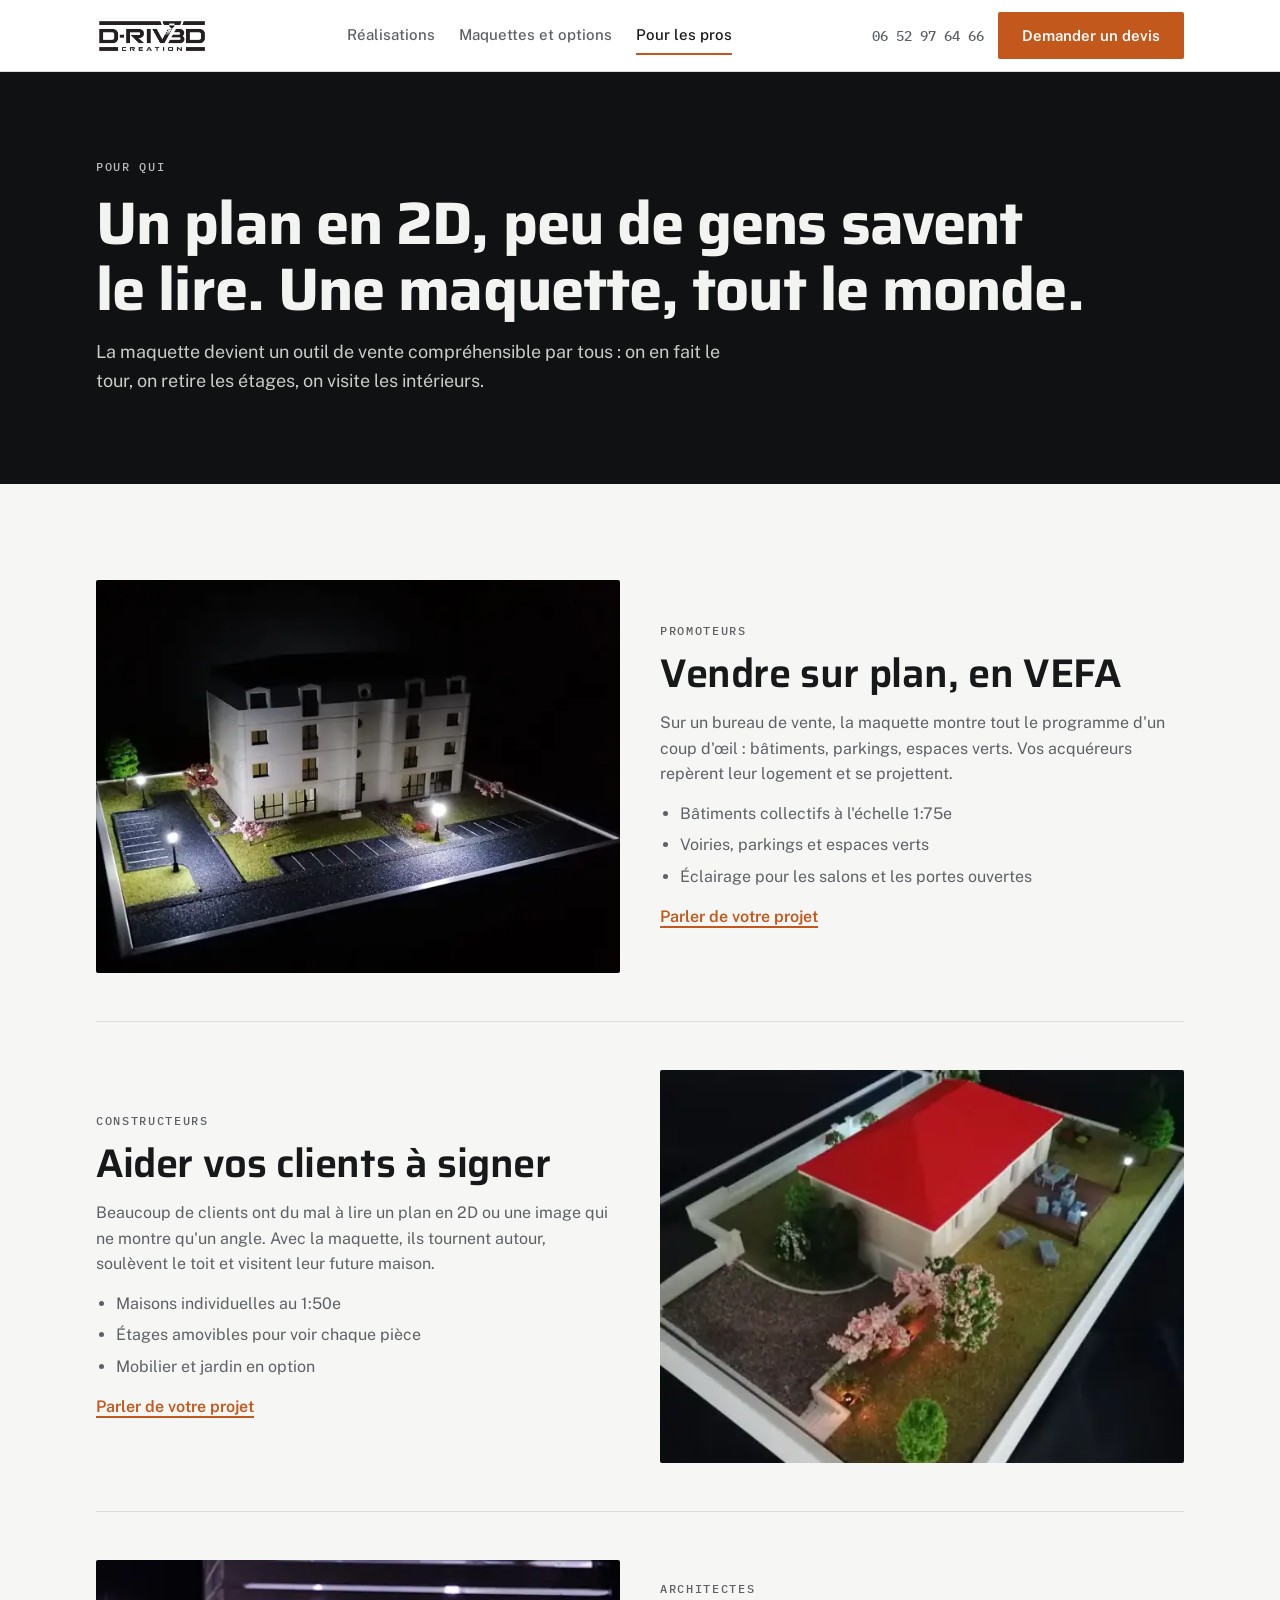
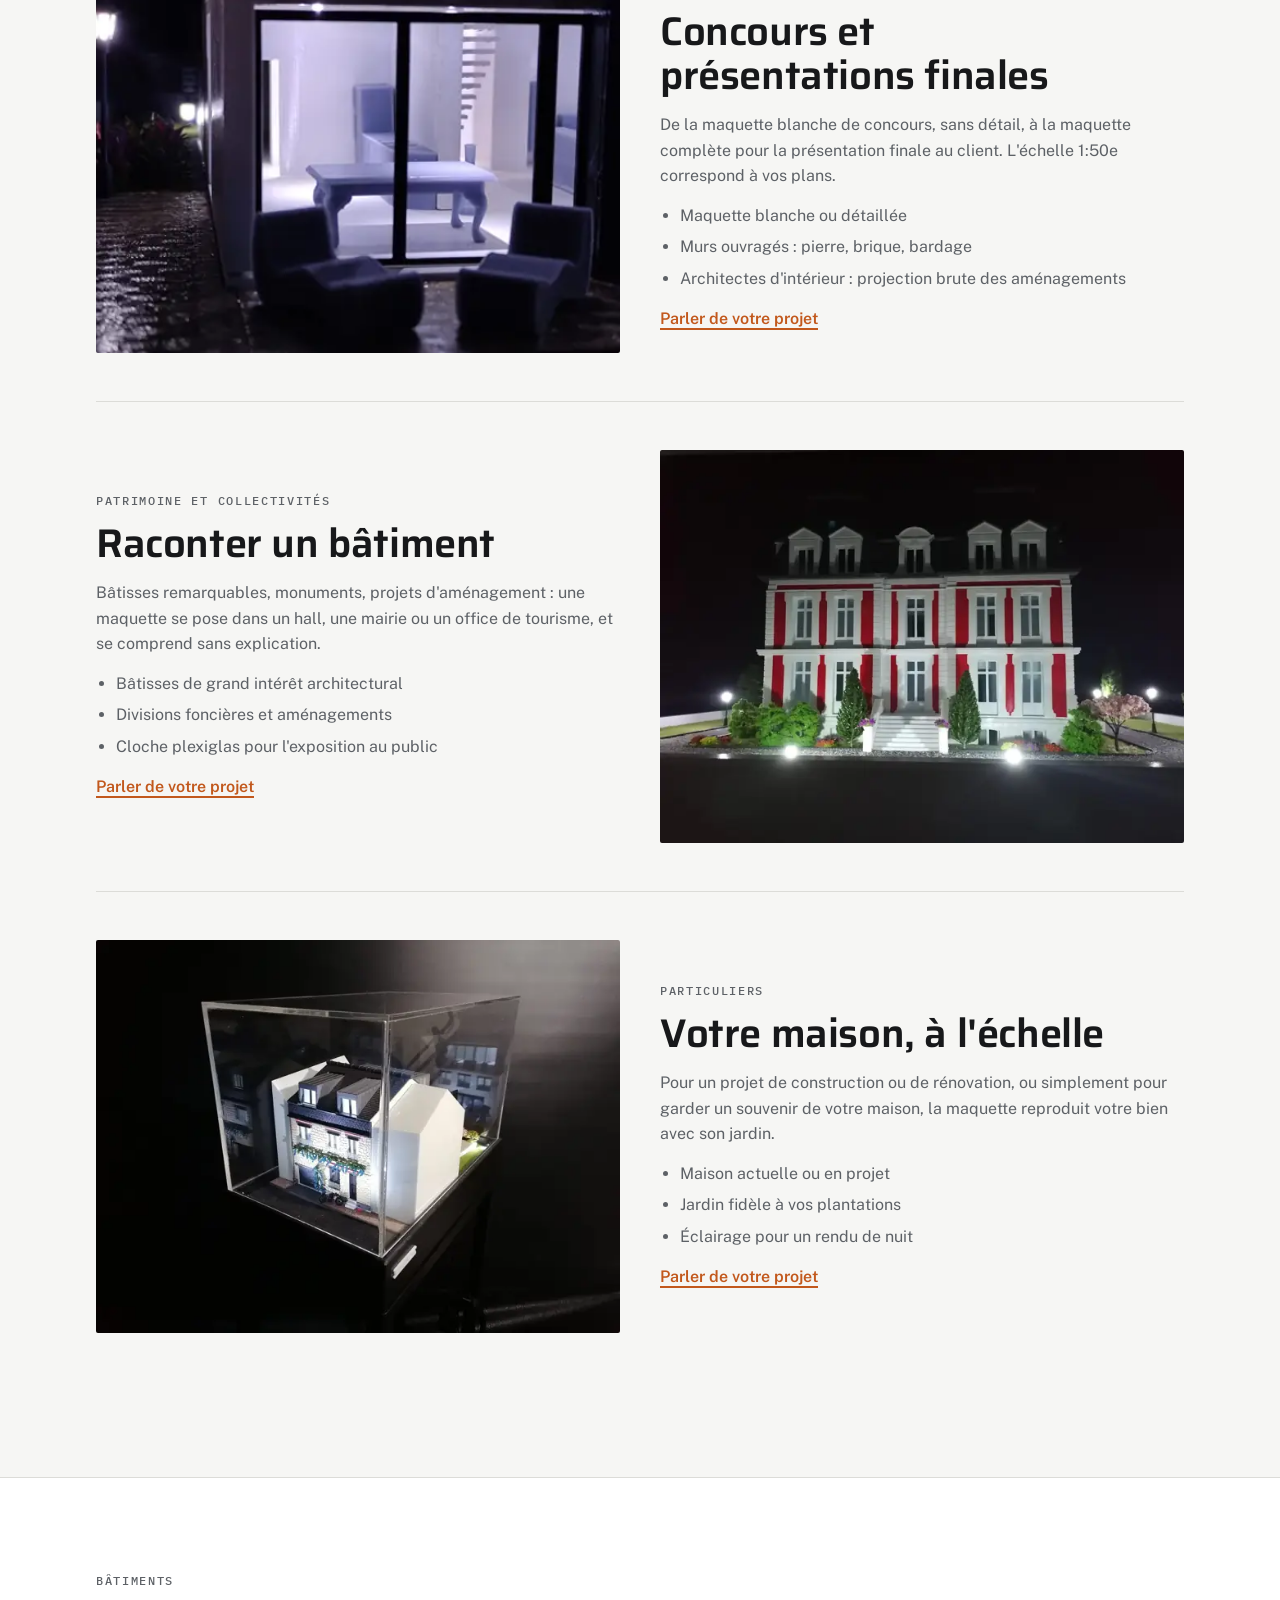
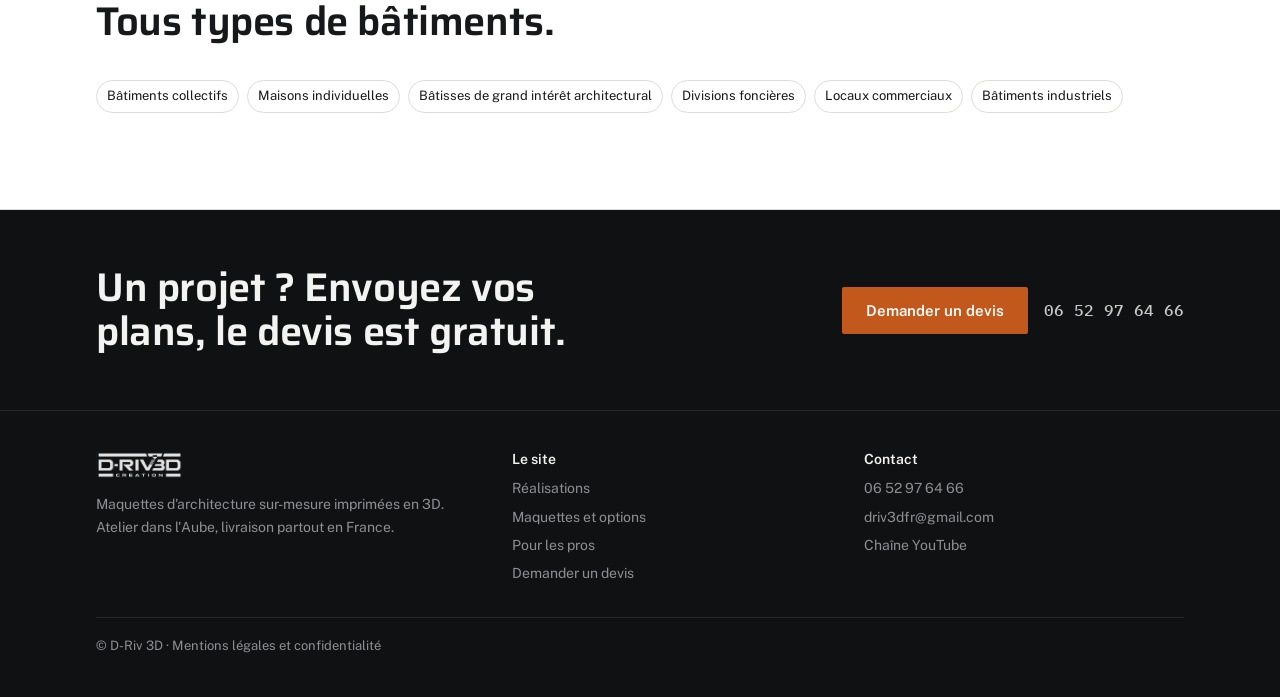
<file: professionnels/index.html>
<!doctype html>
<html lang="fr">
<head>
<meta charset="utf-8">
<meta name="viewport" content="width=device-width, initial-scale=1, viewport-fit=cover">
<title>Pour les professionnels | D-Riv 3D, maquettes d'architecture</title>
<meta name="description" content="Maquettes d'architecture pour promoteurs (VEFA), constructeurs de maisons individuelles, architectes, collectivités et particuliers.">
<link rel="canonical" href="https://d-riv3d.fr/professionnels/">
<meta property="og:type" content="website">
<meta property="og:title" content="Pour les professionnels | D-Riv 3D, maquettes d'architecture">
<meta property="og:description" content="Maquettes d'architecture pour promoteurs (VEFA), constructeurs de maisons individuelles, architectes, collectivités et particuliers.">
<meta property="og:url" content="https://d-riv3d.fr/professionnels/">
<meta property="og:image" content="https://d-riv3d.fr/assets/img/og-image.jpg">
<meta property="og:locale" content="fr_FR">
<link rel="icon" href="/favicon.png" type="image/png">
<link rel="apple-touch-icon" href="/assets/img/logo/apple-touch-icon.png">
<meta name="theme-color" content="#101113">
<link rel="preconnect" href="https://fonts.googleapis.com">
<link rel="preconnect" href="https://fonts.gstatic.com" crossorigin>
<link rel="stylesheet" href="https://fonts.googleapis.com/css2?family=Saira:wght@500;600;700&amp;family=Public+Sans:wght@400;500;600&amp;family=IBM+Plex+Mono:wght@500&amp;display=swap">
<link rel="stylesheet" href="/assets/css/style.css?v=2">
</head>
<body>
<a class="skip" href="#contenu">Aller au contenu</a>
<header class="site">
  <div class="wrap">
    <a class="logo" href="/" aria-label="D-Riv3D Création, accueil"><img src="/assets/img/logo/logo-noir.png" alt="D-Riv3D Création" width="800" height="258"></a>
    <nav class="main" id="menu" aria-label="Navigation principale">
      <a href="/realisations/">Réalisations</a>
      <a href="/maquettes/">Maquettes et options</a>
      <a href="/professionnels/" aria-current="page">Pour les pros</a>
    </nav>
    <div class="head-cta">
      <a class="tel" href="tel:+33652976466">06 52 97 64 66</a>
      <a class="btn btn-accent" href="/devis/"><span class="hide-sm">Demander un devis</span><span class="show-sm">Devis</span></a>
      <button class="menu-btn" type="button" aria-controls="menu" aria-expanded="false">Menu</button>
    </div>
  </div>
</header>
<main id="contenu">

<section class="page-hero">
  <div class="wrap">
    <p class="eyebrow">Pour qui</p>
    <h1>Un plan en 2D, peu de gens savent le lire. Une maquette, tout le monde.</h1>
    <p class="lead">La maquette devient un outil de vente compréhensible par tous : on en fait le tour, on retire les étages, on visite les intérieurs.</p>
  </div>
</section>
<section class="band">
  <div class="wrap">
    <article class="target" id="promoteurs">
      <img src="/assets/img/realisations/residence/03-s.webp" alt="Promoteurs : exemple de maquette" width="640" height="480" loading="lazy">
      <div class="txt">
        <p class="eyebrow">Promoteurs</p>
        <h2>Vendre sur plan, en VEFA</h2>
        <p style="color:var(--muted)">Sur un bureau de vente, la maquette montre tout le programme d'un coup d'œil : bâtiments, parkings, espaces verts. Vos acquéreurs repèrent leur logement et se projettent.</p>
        <ul><li>Bâtiments collectifs à l'échelle 1:75e</li><li>Voiries, parkings et espaces verts</li><li>Éclairage pour les salons et les portes ouvertes</li></ul>
        <p><a class="link" href="/devis/">Parler de votre projet</a></p>
      </div>
    </article>
    <article class="target" id="constructeurs">
      <img src="/assets/img/realisations/pavillon/06-s.webp" alt="Constructeurs : exemple de maquette" width="640" height="480" loading="lazy">
      <div class="txt">
        <p class="eyebrow">Constructeurs</p>
        <h2>Aider vos clients à signer</h2>
        <p style="color:var(--muted)">Beaucoup de clients ont du mal à lire un plan en 2D ou une image qui ne montre qu'un angle. Avec la maquette, ils tournent autour, soulèvent le toit et visitent leur future maison.</p>
        <ul><li>Maisons individuelles au 1:50e</li><li>Étages amovibles pour voir chaque pièce</li><li>Mobilier et jardin en option</li></ul>
        <p><a class="link" href="/devis/">Parler de votre projet</a></p>
      </div>
    </article>
    <article class="target" id="architectes">
      <img src="/assets/img/realisations/maison-contemporaine/04-s.webp" alt="Architectes : exemple de maquette" width="640" height="480" loading="lazy">
      <div class="txt">
        <p class="eyebrow">Architectes</p>
        <h2>Concours et présentations finales</h2>
        <p style="color:var(--muted)">De la maquette blanche de concours, sans détail, à la maquette complète pour la présentation finale au client. L'échelle 1:50e correspond à vos plans.</p>
        <ul><li>Maquette blanche ou détaillée</li><li>Murs ouvragés : pierre, brique, bardage</li><li>Architectes d'intérieur : projection brute des aménagements</li></ul>
        <p><a class="link" href="/devis/">Parler de votre projet</a></p>
      </div>
    </article>
    <article class="target" id="patrimoine">
      <img src="/assets/img/realisations/maison-de-maitre/14-s.webp" alt="Patrimoine et collectivités : exemple de maquette" width="640" height="480" loading="lazy">
      <div class="txt">
        <p class="eyebrow">Patrimoine et collectivités</p>
        <h2>Raconter un bâtiment</h2>
        <p style="color:var(--muted)">Bâtisses remarquables, monuments, projets d'aménagement : une maquette se pose dans un hall, une mairie ou un office de tourisme, et se comprend sans explication.</p>
        <ul><li>Bâtisses de grand intérêt architectural</li><li>Divisions foncières et aménagements</li><li>Cloche plexiglas pour l'exposition au public</li></ul>
        <p><a class="link" href="/devis/">Parler de votre projet</a></p>
      </div>
    </article>
    <article class="target" id="particuliers">
      <img src="/assets/img/realisations/maison-de-ville/33-s.webp" alt="Particuliers : exemple de maquette" width="640" height="480" loading="lazy">
      <div class="txt">
        <p class="eyebrow">Particuliers</p>
        <h2>Votre maison, à l'échelle</h2>
        <p style="color:var(--muted)">Pour un projet de construction ou de rénovation, ou simplement pour garder un souvenir de votre maison, la maquette reproduit votre bien avec son jardin.</p>
        <ul><li>Maison actuelle ou en projet</li><li>Jardin fidèle à vos plantations</li><li>Éclairage pour un rendu de nuit</li></ul>
        <p><a class="link" href="/devis/">Parler de votre projet</a></p>
      </div>
    </article>
  </div>
</section>
<section class="band alt">
  <div class="wrap">
    <div class="sec-head">
      <p class="eyebrow">Bâtiments</p>
      <h2>Tous types de bâtiments.</h2>
    </div>
    <div class="chips"><span>Bâtiments collectifs</span><span>Maisons individuelles</span><span>Bâtisses de grand intérêt architectural</span><span>Divisions foncières</span><span>Locaux commerciaux</span><span>Bâtiments industriels</span></div>
  </div>
</section>
<section class="final">
  <div class="wrap">
    <h2>Un projet ? Envoyez vos plans, le devis est gratuit.</h2>
    <div class="ctas">
      <a class="btn btn-accent" href="/devis/">Demander un devis</a>
      <a class="tel" href="tel:+33652976466">06 52 97 64 66</a>
    </div>
  </div>
</section>
</main>
<footer class="site">
  <div class="wrap">
    <div>
      <img src="/assets/img/logo/logo-blanc.png" alt="D-Riv3D Création" width="800" height="258" loading="lazy">
      <p style="margin-top:14px">Maquettes d'architecture sur-mesure imprimées en 3D. Atelier dans l'Aube, livraison partout en France.</p>
    </div>
    <div>
      <h3>Le site</h3>
      <ul>
        <li><a href="/realisations/">Réalisations</a></li>
        <li><a href="/maquettes/">Maquettes et options</a></li>
        <li><a href="/professionnels/">Pour les pros</a></li>
        <li><a href="/devis/">Demander un devis</a></li>
      </ul>
    </div>
    <div>
      <h3>Contact</h3>
      <ul>
        <li><a href="tel:+33652976466">06 52 97 64 66</a></li>
        <li><a href="mailto:driv3dfr@gmail.com">driv3dfr@gmail.com</a></li>
        <li><a href="https://www.youtube.com/channel/UCyZWPUpRlM--EfFYaEqFSMg" rel="noopener">Chaîne YouTube</a></li>
      </ul>
    </div>
    <p class="legal">© D-Riv 3D · <a href="/mentions-legales/">Mentions légales et confidentialité</a></p>
  </div>
</footer>
<script src="/assets/js/main.js" defer></script>
</body>
</html>
</file>
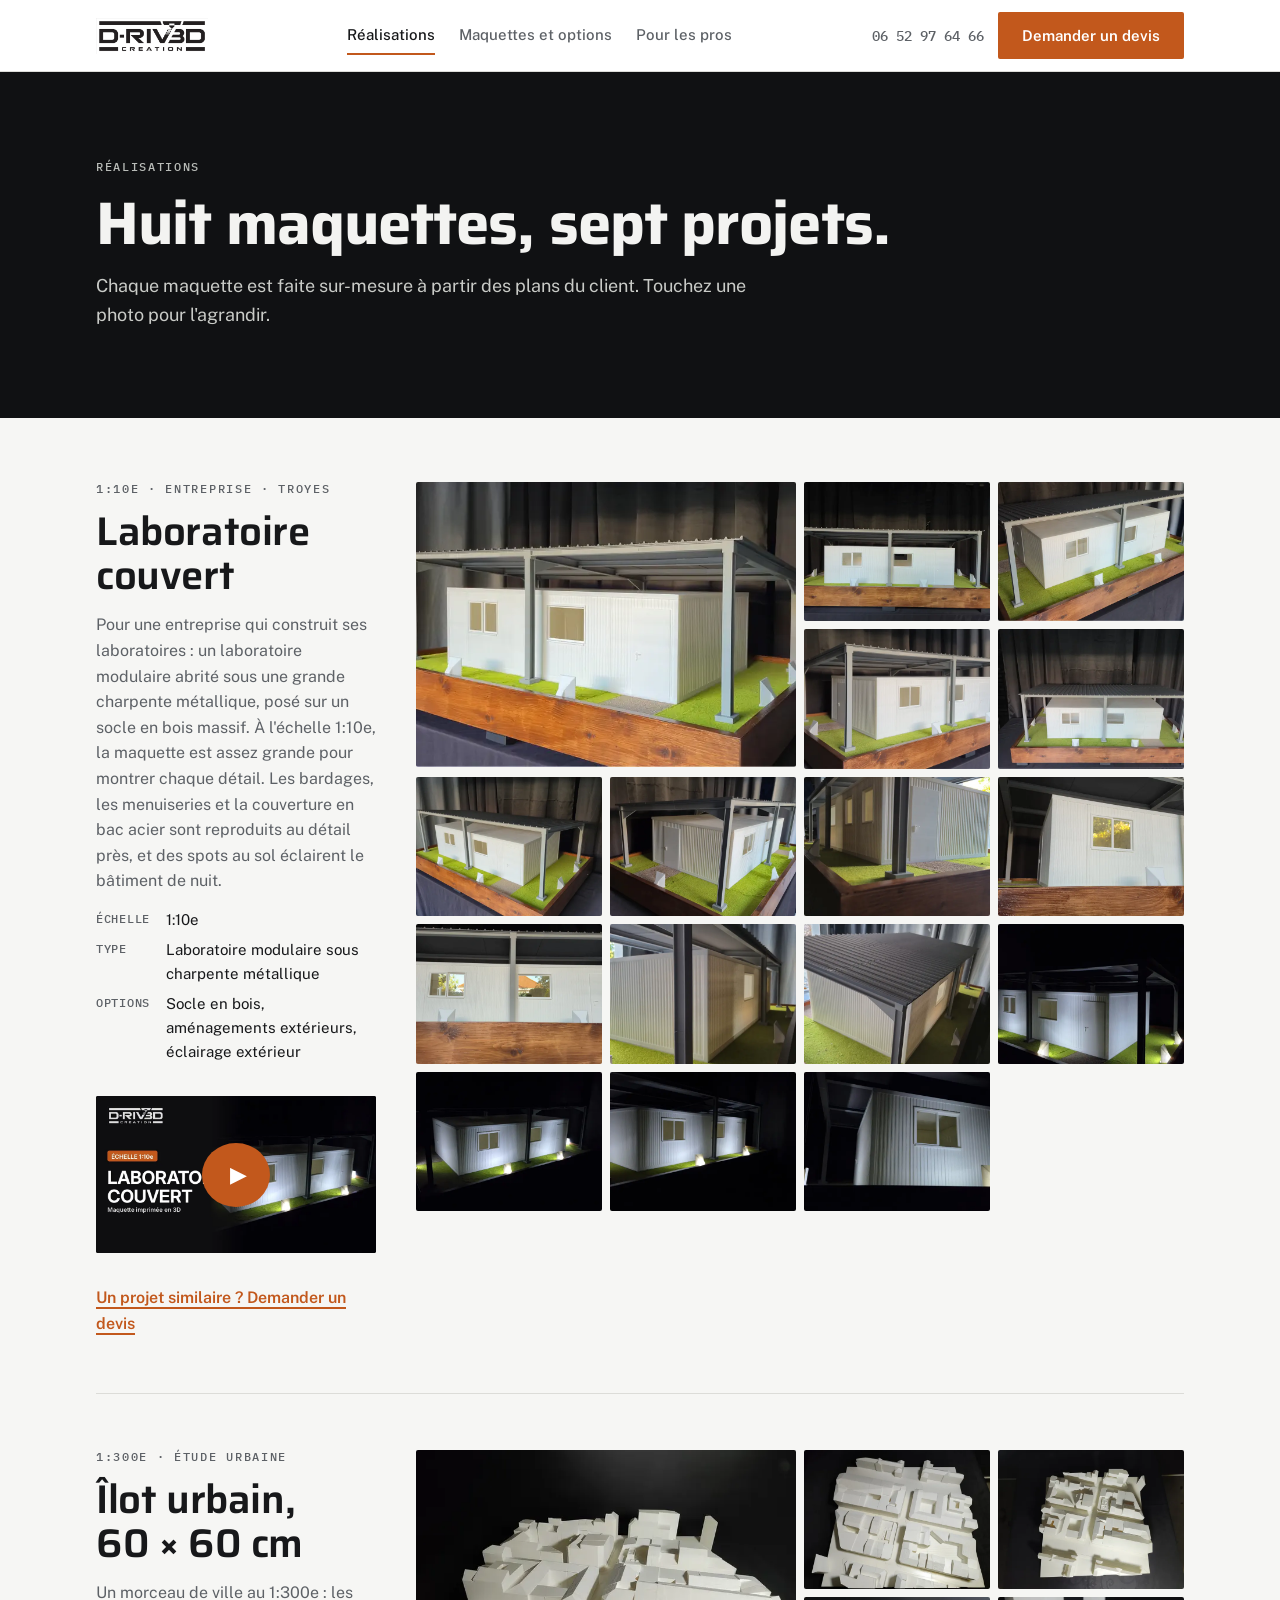
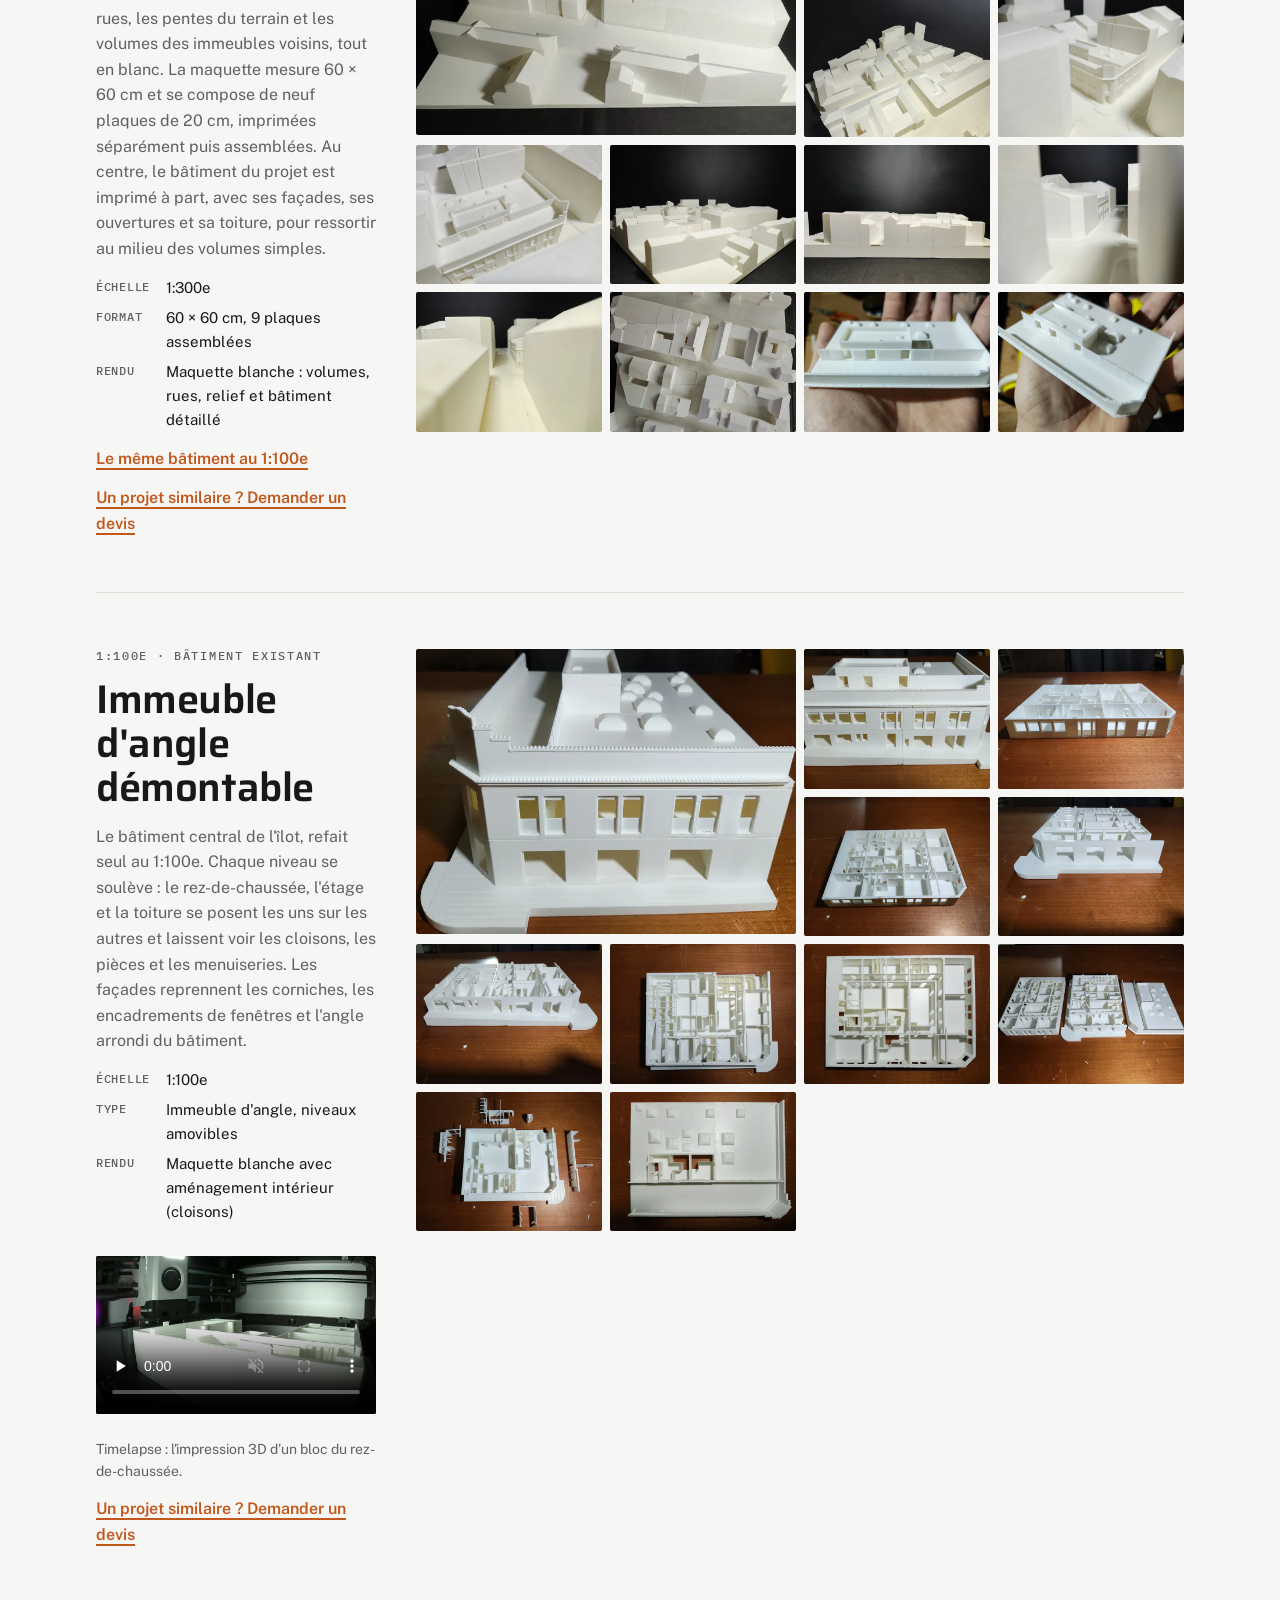
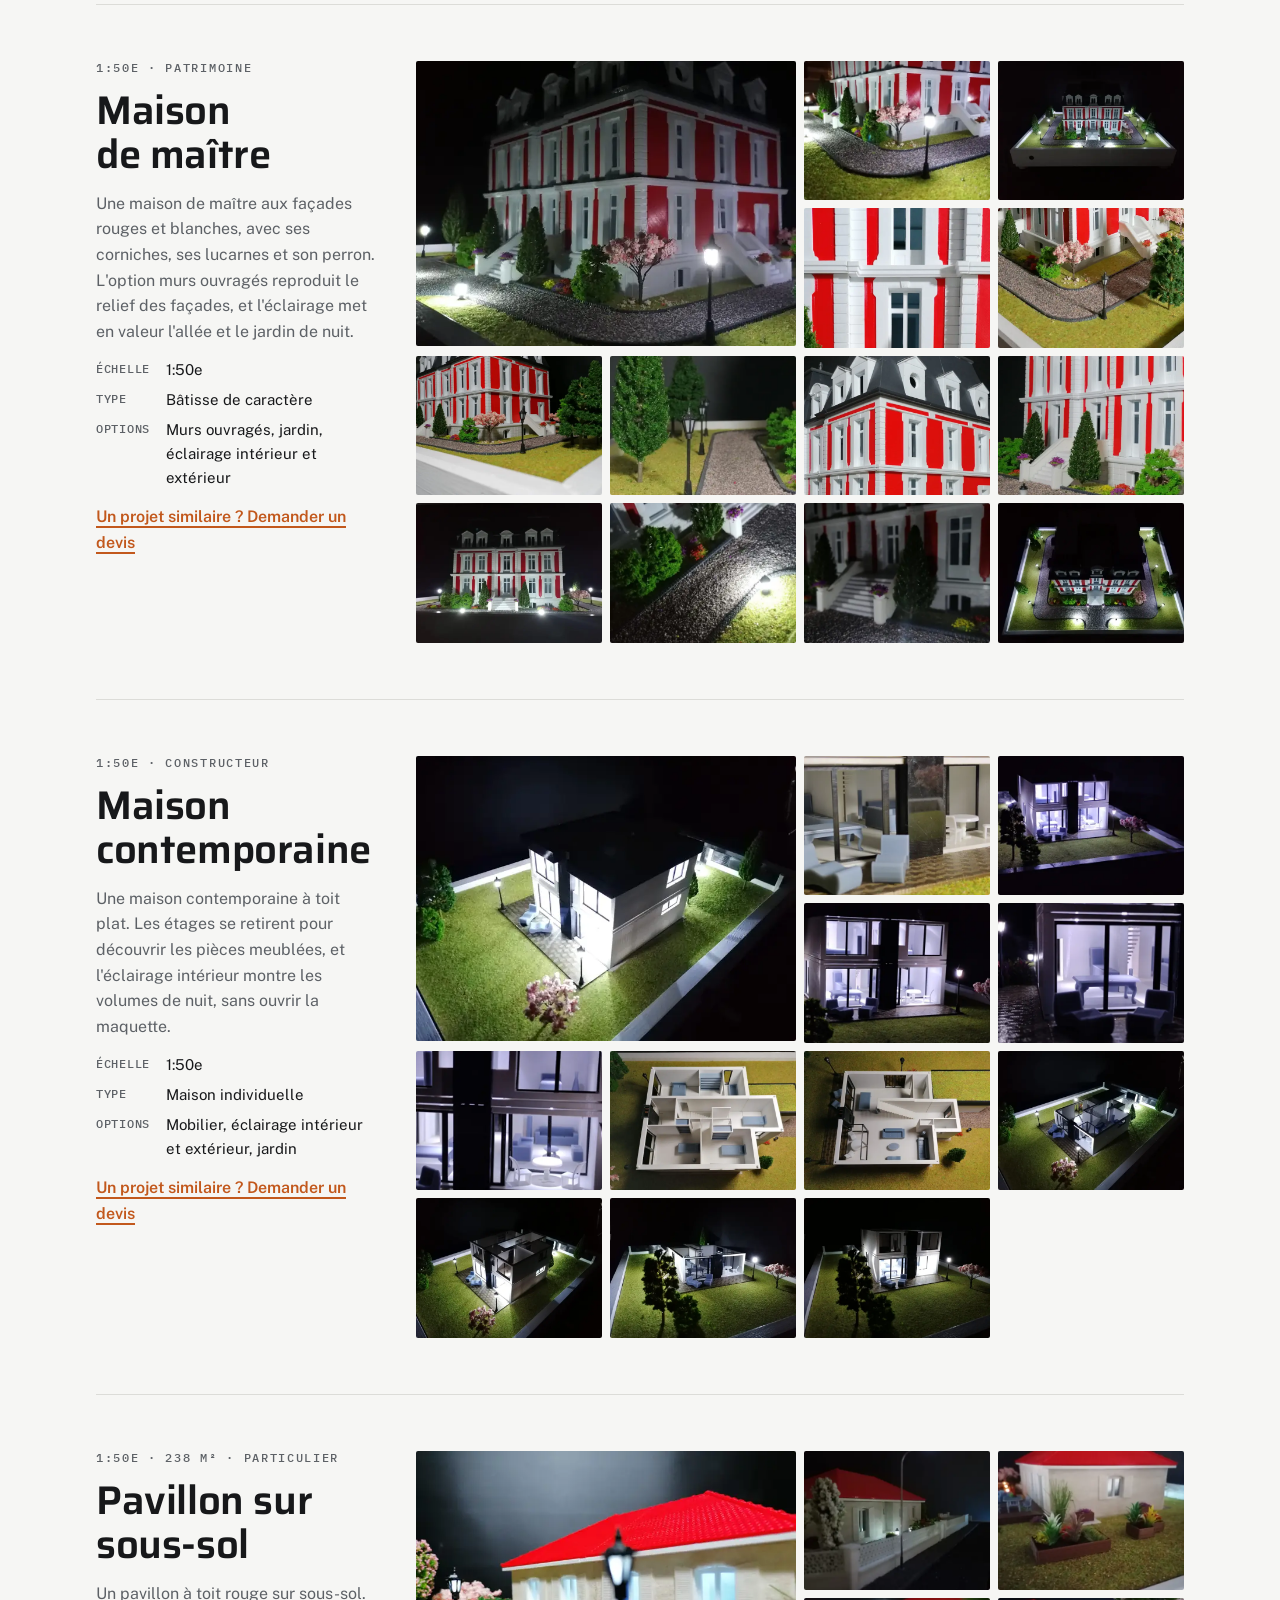
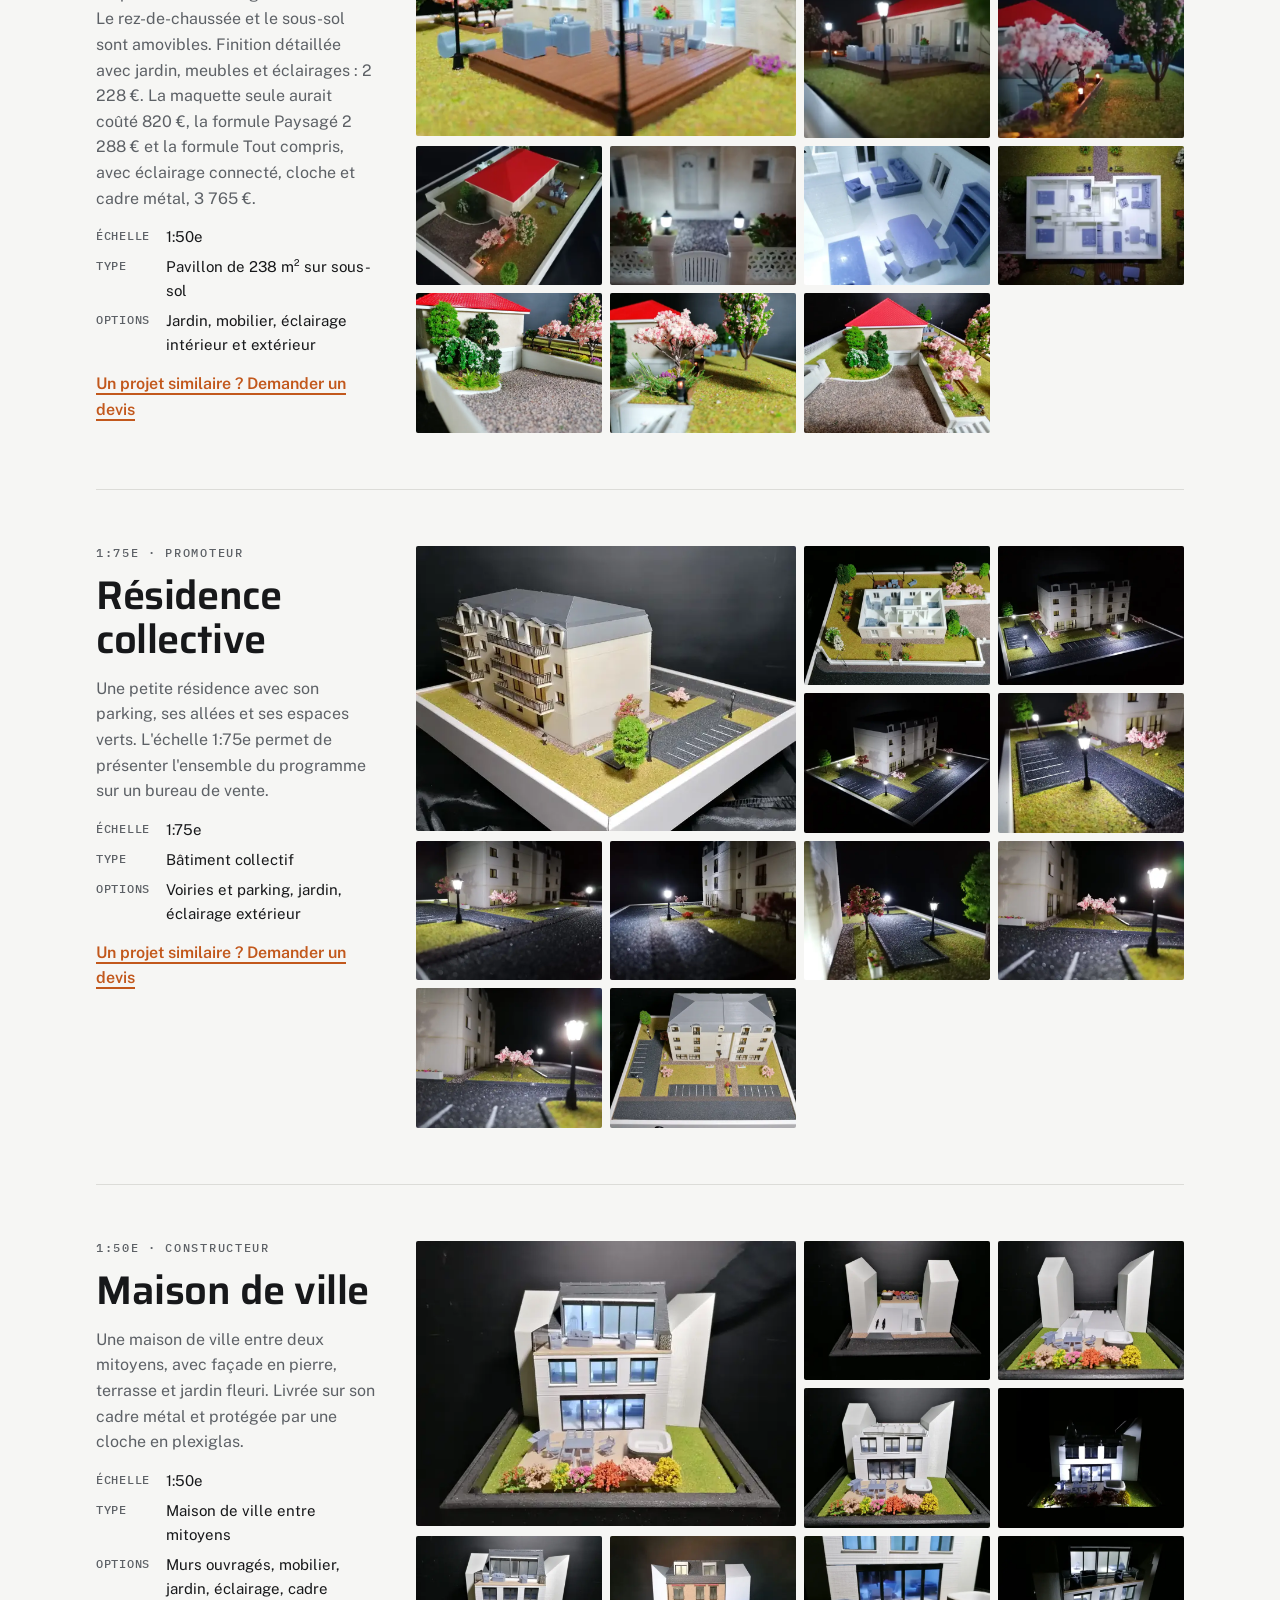
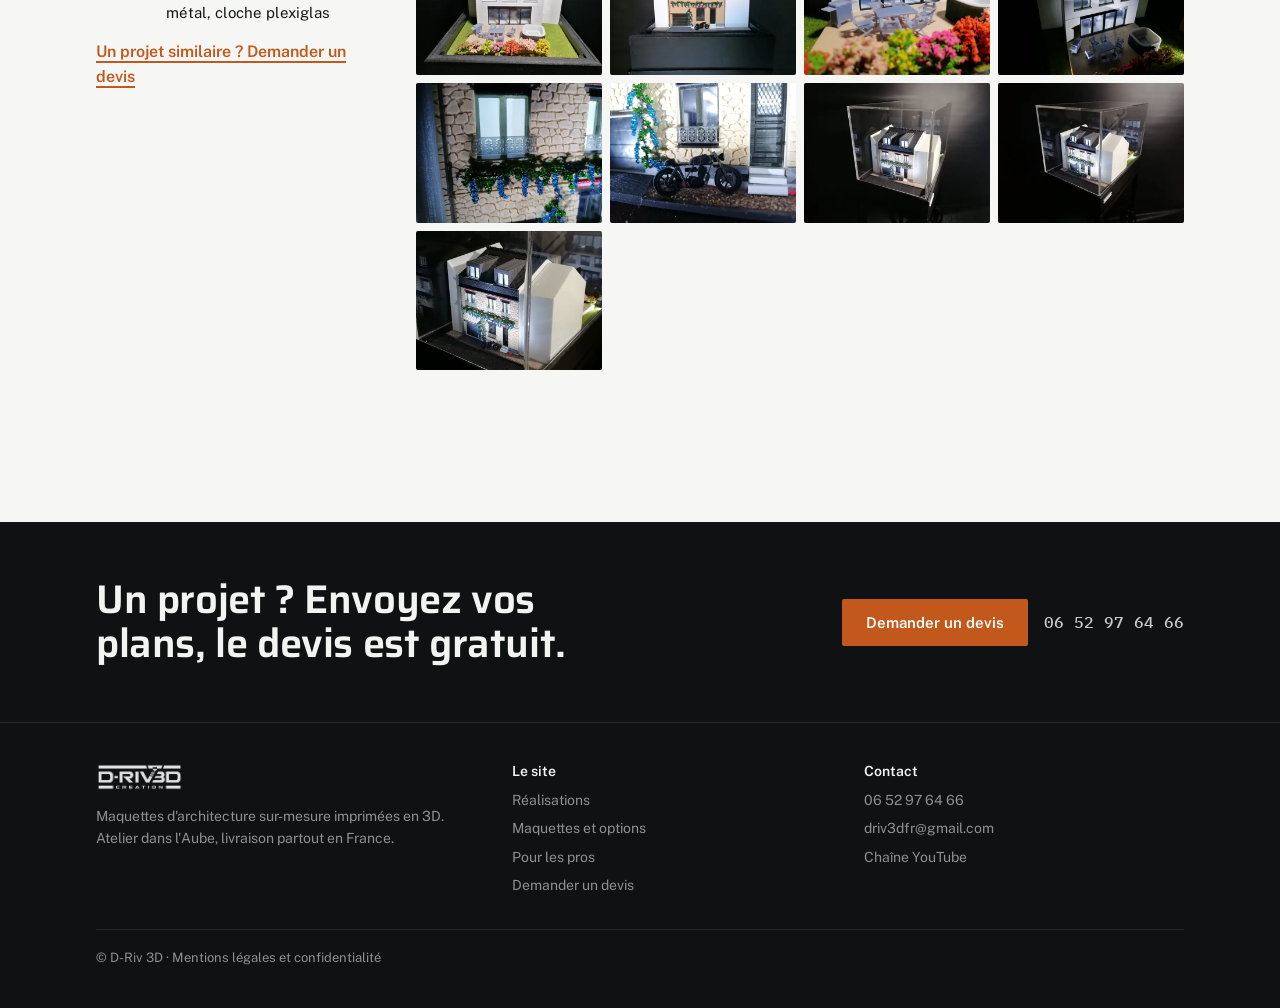
<file: realisations/index.html>
<!doctype html>
<html lang="fr">
<head>
<meta charset="utf-8">
<meta name="viewport" content="width=device-width, initial-scale=1, viewport-fit=cover">
<title>Réalisations | D-Riv 3D, maquettes d'architecture</title>
<meta name="description" content="Maisons de maître, pavillons, maisons contemporaines, résidences, îlot urbain : les maquettes d'architecture imprimées en 3D par D-Riv 3D, en photos.">
<link rel="canonical" href="https://d-riv3d.fr/realisations/">
<meta property="og:type" content="website">
<meta property="og:title" content="Réalisations | D-Riv 3D, maquettes d'architecture">
<meta property="og:description" content="Maisons de maître, pavillons, maisons contemporaines, résidences, îlot urbain : les maquettes d'architecture imprimées en 3D par D-Riv 3D, en photos.">
<meta property="og:url" content="https://d-riv3d.fr/realisations/">
<meta property="og:image" content="https://d-riv3d.fr/assets/img/og-image.jpg">
<meta property="og:locale" content="fr_FR">
<link rel="icon" href="/favicon.png" type="image/png">
<link rel="apple-touch-icon" href="/assets/img/logo/apple-touch-icon.png">
<meta name="theme-color" content="#101113">
<link rel="preconnect" href="https://fonts.googleapis.com">
<link rel="preconnect" href="https://fonts.gstatic.com" crossorigin>
<link rel="stylesheet" href="https://fonts.googleapis.com/css2?family=Saira:wght@500;600;700&amp;family=Public+Sans:wght@400;500;600&amp;family=IBM+Plex+Mono:wght@500&amp;display=swap">
<link rel="stylesheet" href="/assets/css/style.css?v=2">
</head>
<body>
<a class="skip" href="#contenu">Aller au contenu</a>
<header class="site">
  <div class="wrap">
    <a class="logo" href="/" aria-label="D-Riv3D Création, accueil"><img src="/assets/img/logo/logo-noir.png" alt="D-Riv3D Création" width="800" height="258"></a>
    <nav class="main" id="menu" aria-label="Navigation principale">
      <a href="/realisations/" aria-current="page">Réalisations</a>
      <a href="/maquettes/">Maquettes et options</a>
      <a href="/professionnels/">Pour les pros</a>
    </nav>
    <div class="head-cta">
      <a class="tel" href="tel:+33652976466">06 52 97 64 66</a>
      <a class="btn btn-accent" href="/devis/"><span class="hide-sm">Demander un devis</span><span class="show-sm">Devis</span></a>
      <button class="menu-btn" type="button" aria-controls="menu" aria-expanded="false">Menu</button>
    </div>
  </div>
</header>
<main id="contenu">

<section class="page-hero">
  <div class="wrap">
    <p class="eyebrow">Réalisations</p>
    <h1>Huit maquettes, sept projets.</h1>
    <p class="lead">Chaque maquette est faite sur-mesure à partir des plans du client. Touchez une photo pour l'agrandir.</p>
  </div>
</section>
<section class="band" style="padding-top:8px">
  <div class="wrap">
  <article class="project" id="laboratoire">
    <aside>
      <p class="eyebrow">1:10e · Entreprise · Troyes</p>
      <h2>Laboratoire couvert</h2>
      <p style="color:var(--muted)">Pour une entreprise qui construit ses laboratoires : un laboratoire modulaire abrité sous une grande charpente métallique, posé sur un socle en bois massif. À l'échelle 1:10e, la maquette est assez grande pour montrer chaque détail. Les bardages, les menuiseries et la couverture en bac acier sont reproduits au détail près, et des spots au sol éclairent le bâtiment de nuit.</p>
      <dl>
        <dt>Échelle</dt><dd>1:10e</dd>
        <dt>Type</dt><dd>Laboratoire modulaire sous charpente métallique</dd>
        <dt>Options</dt><dd>Socle en bois, aménagements extérieurs, éclairage extérieur</dd>
      </dl>
      <div class="video" style="margin:18px 0" data-id="VgQFXnai3bM"><img src="/assets/img/realisations/laboratoire/video.webp" alt="" loading="lazy" width="960" height="540"><button type="button" aria-label="Lire la vidéo : Laboratoire couvert, maquette 1:10e"></button></div>
      <p><a class="link" href="/devis/">Un projet similaire ? Demander un devis</a></p>
    </aside>
    <div class="gallery">
        <a href="/assets/img/realisations/laboratoire/01.webp"><img src="/assets/img/realisations/laboratoire/01-s.webp" alt="Laboratoire couvert, photo 1" width="640" height="480" loading="lazy"></a>
        <a href="/assets/img/realisations/laboratoire/02.webp"><img src="/assets/img/realisations/laboratoire/02-s.webp" alt="Laboratoire couvert, photo 2" width="640" height="480" loading="lazy"></a>
        <a href="/assets/img/realisations/laboratoire/03.webp"><img src="/assets/img/realisations/laboratoire/03-s.webp" alt="Laboratoire couvert, photo 3" width="640" height="480" loading="lazy"></a>
        <a href="/assets/img/realisations/laboratoire/04.webp"><img src="/assets/img/realisations/laboratoire/04-s.webp" alt="Laboratoire couvert, photo 4" width="640" height="480" loading="lazy"></a>
        <a href="/assets/img/realisations/laboratoire/05.webp"><img src="/assets/img/realisations/laboratoire/05-s.webp" alt="Laboratoire couvert, photo 5" width="640" height="480" loading="lazy"></a>
        <a href="/assets/img/realisations/laboratoire/06.webp"><img src="/assets/img/realisations/laboratoire/06-s.webp" alt="Laboratoire couvert, photo 6" width="640" height="480" loading="lazy"></a>
        <a href="/assets/img/realisations/laboratoire/07.webp"><img src="/assets/img/realisations/laboratoire/07-s.webp" alt="Laboratoire couvert, photo 7" width="640" height="480" loading="lazy"></a>
        <a href="/assets/img/realisations/laboratoire/08.webp"><img src="/assets/img/realisations/laboratoire/08-s.webp" alt="Laboratoire couvert, photo 8" width="640" height="480" loading="lazy"></a>
        <a href="/assets/img/realisations/laboratoire/09.webp"><img src="/assets/img/realisations/laboratoire/09-s.webp" alt="Laboratoire couvert, photo 9" width="640" height="480" loading="lazy"></a>
        <a href="/assets/img/realisations/laboratoire/10.webp"><img src="/assets/img/realisations/laboratoire/10-s.webp" alt="Laboratoire couvert, photo 10" width="640" height="480" loading="lazy"></a>
        <a href="/assets/img/realisations/laboratoire/11.webp"><img src="/assets/img/realisations/laboratoire/11-s.webp" alt="Laboratoire couvert, photo 11" width="640" height="480" loading="lazy"></a>
        <a href="/assets/img/realisations/laboratoire/12.webp"><img src="/assets/img/realisations/laboratoire/12-s.webp" alt="Laboratoire couvert, photo 12" width="640" height="480" loading="lazy"></a>
        <a href="/assets/img/realisations/laboratoire/13.webp"><img src="/assets/img/realisations/laboratoire/13-s.webp" alt="Laboratoire couvert, photo 13" width="640" height="480" loading="lazy"></a>
        <a href="/assets/img/realisations/laboratoire/14.webp"><img src="/assets/img/realisations/laboratoire/14-s.webp" alt="Laboratoire couvert, photo 14" width="640" height="480" loading="lazy"></a>
        <a href="/assets/img/realisations/laboratoire/15.webp"><img src="/assets/img/realisations/laboratoire/15-s.webp" alt="Laboratoire couvert, photo 15" width="640" height="480" loading="lazy"></a>
        <a href="/assets/img/realisations/laboratoire/16.webp"><img src="/assets/img/realisations/laboratoire/16-s.webp" alt="Laboratoire couvert, photo 16" width="640" height="480" loading="lazy"></a>
    </div>
  </article>
  <article class="project" id="quartier">
    <aside>
      <p class="eyebrow">1:300e · Étude urbaine</p>
      <h2>Îlot urbain, 60 × 60 cm</h2>
      <p style="color:var(--muted)">Un morceau de ville au 1:300e : les rues, les pentes du terrain et les volumes des immeubles voisins, tout en blanc. La maquette mesure 60 × 60 cm et se compose de neuf plaques de 20 cm, imprimées séparément puis assemblées. Au centre, le bâtiment du projet est imprimé à part, avec ses façades, ses ouvertures et sa toiture, pour ressortir au milieu des volumes simples.</p>
      <dl>
        <dt>Échelle</dt><dd>1:300e</dd>
        <dt>Format</dt><dd>60 × 60 cm, 9 plaques assemblées</dd>
        <dt>Rendu</dt><dd>Maquette blanche : volumes, rues, relief et bâtiment détaillé</dd>
      </dl>
      <p><a class="link" href="#immeuble-angle">Le même bâtiment au 1:100e</a></p>
      <p><a class="link" href="/devis/">Un projet similaire ? Demander un devis</a></p>
    </aside>
    <div class="gallery">
        <a href="/assets/img/realisations/quartier/01.webp"><img src="/assets/img/realisations/quartier/01-s.webp" alt="Îlot urbain, photo 1" width="640" height="480" loading="lazy"></a>
        <a href="/assets/img/realisations/quartier/02.webp"><img src="/assets/img/realisations/quartier/02-s.webp" alt="Îlot urbain, photo 2" width="640" height="480" loading="lazy"></a>
        <a href="/assets/img/realisations/quartier/03.webp"><img src="/assets/img/realisations/quartier/03-s.webp" alt="Îlot urbain, photo 3" width="640" height="480" loading="lazy"></a>
        <a href="/assets/img/realisations/quartier/04.webp"><img src="/assets/img/realisations/quartier/04-s.webp" alt="Îlot urbain, photo 4" width="640" height="480" loading="lazy"></a>
        <a href="/assets/img/realisations/quartier/05.webp"><img src="/assets/img/realisations/quartier/05-s.webp" alt="Îlot urbain, photo 5" width="640" height="480" loading="lazy"></a>
        <a href="/assets/img/realisations/quartier/06.webp"><img src="/assets/img/realisations/quartier/06-s.webp" alt="Îlot urbain, photo 6" width="640" height="480" loading="lazy"></a>
        <a href="/assets/img/realisations/quartier/07.webp"><img src="/assets/img/realisations/quartier/07-s.webp" alt="Îlot urbain, photo 7" width="640" height="480" loading="lazy"></a>
        <a href="/assets/img/realisations/quartier/08.webp"><img src="/assets/img/realisations/quartier/08-s.webp" alt="Îlot urbain, photo 8" width="640" height="480" loading="lazy"></a>
        <a href="/assets/img/realisations/quartier/09.webp"><img src="/assets/img/realisations/quartier/09-s.webp" alt="Îlot urbain, photo 9" width="640" height="480" loading="lazy"></a>
        <a href="/assets/img/realisations/quartier/10.webp"><img src="/assets/img/realisations/quartier/10-s.webp" alt="Îlot urbain, photo 10" width="640" height="480" loading="lazy"></a>
        <a href="/assets/img/realisations/quartier/11.webp"><img src="/assets/img/realisations/quartier/11-s.webp" alt="Îlot urbain, photo 11" width="640" height="480" loading="lazy"></a>
        <a href="/assets/img/realisations/quartier/12.webp"><img src="/assets/img/realisations/quartier/12-s.webp" alt="Îlot urbain, photo 12" width="640" height="480" loading="lazy"></a>
        <a href="/assets/img/realisations/quartier/13.webp"><img src="/assets/img/realisations/quartier/13-s.webp" alt="Îlot urbain, photo 13" width="640" height="480" loading="lazy"></a>
    </div>
  </article>
  <article class="project" id="immeuble-angle">
    <aside>
      <p class="eyebrow">1:100e · Bâtiment existant</p>
      <h2>Immeuble d'angle démontable</h2>
      <p style="color:var(--muted)">Le bâtiment central de l'îlot, refait seul au 1:100e. Chaque niveau se soulève : le rez-de-chaussée, l'étage et la toiture se posent les uns sur les autres et laissent voir les cloisons, les pièces et les menuiseries. Les façades reprennent les corniches, les encadrements de fenêtres et l'angle arrondi du bâtiment.</p>
      <dl>
        <dt>Échelle</dt><dd>1:100e</dd>
        <dt>Type</dt><dd>Immeuble d'angle, niveaux amovibles</dd>
        <dt>Rendu</dt><dd>Maquette blanche avec aménagement intérieur (cloisons)</dd>
      </dl>
      <div class="video" style="margin:18px 0"><video src="/assets/img/realisations/immeuble-angle/timelapse.mp4" poster="/assets/img/realisations/immeuble-angle/timelapse.webp" controls muted loop playsinline preload="none" aria-label="Timelapse de l'impression 3D d'un bloc de l'immeuble"></video></div>
      <p style="color:var(--muted);font-size:14px;margin-top:-8px">Timelapse : l'impression 3D d'un bloc du rez-de-chaussée.</p>
      <p><a class="link" href="/devis/">Un projet similaire ? Demander un devis</a></p>
    </aside>
    <div class="gallery">
        <a href="/assets/img/realisations/immeuble-angle/01.webp"><img src="/assets/img/realisations/immeuble-angle/01-s.webp" alt="Immeuble d'angle, photo 1" width="640" height="480" loading="lazy"></a>
        <a href="/assets/img/realisations/immeuble-angle/02.webp"><img src="/assets/img/realisations/immeuble-angle/02-s.webp" alt="Immeuble d'angle, photo 2" width="640" height="480" loading="lazy"></a>
        <a href="/assets/img/realisations/immeuble-angle/03.webp"><img src="/assets/img/realisations/immeuble-angle/03-s.webp" alt="Immeuble d'angle, photo 3" width="640" height="480" loading="lazy"></a>
        <a href="/assets/img/realisations/immeuble-angle/04.webp"><img src="/assets/img/realisations/immeuble-angle/04-s.webp" alt="Immeuble d'angle, photo 4" width="640" height="480" loading="lazy"></a>
        <a href="/assets/img/realisations/immeuble-angle/05.webp"><img src="/assets/img/realisations/immeuble-angle/05-s.webp" alt="Immeuble d'angle, photo 5" width="640" height="480" loading="lazy"></a>
        <a href="/assets/img/realisations/immeuble-angle/06.webp"><img src="/assets/img/realisations/immeuble-angle/06-s.webp" alt="Immeuble d'angle, photo 6" width="640" height="480" loading="lazy"></a>
        <a href="/assets/img/realisations/immeuble-angle/07.webp"><img src="/assets/img/realisations/immeuble-angle/07-s.webp" alt="Immeuble d'angle, photo 7" width="640" height="480" loading="lazy"></a>
        <a href="/assets/img/realisations/immeuble-angle/08.webp"><img src="/assets/img/realisations/immeuble-angle/08-s.webp" alt="Immeuble d'angle, photo 8" width="640" height="480" loading="lazy"></a>
        <a href="/assets/img/realisations/immeuble-angle/09.webp"><img src="/assets/img/realisations/immeuble-angle/09-s.webp" alt="Immeuble d'angle, photo 9" width="640" height="480" loading="lazy"></a>
        <a href="/assets/img/realisations/immeuble-angle/10.webp"><img src="/assets/img/realisations/immeuble-angle/10-s.webp" alt="Immeuble d'angle, photo 10" width="640" height="480" loading="lazy"></a>
        <a href="/assets/img/realisations/immeuble-angle/11.webp"><img src="/assets/img/realisations/immeuble-angle/11-s.webp" alt="Immeuble d'angle, photo 11" width="640" height="480" loading="lazy"></a>
    </div>
  </article>
  <article class="project" id="maison-de-maitre">
    <aside>
      <p class="eyebrow">1:50e · Patrimoine</p>
      <h2>Maison de maître</h2>
      <p style="color:var(--muted)">Une maison de maître aux façades rouges et blanches, avec ses corniches, ses lucarnes et son perron. L'option murs ouvragés reproduit le relief des façades, et l'éclairage met en valeur l'allée et le jardin de nuit.</p>
      <dl>
        <dt>Échelle</dt><dd>1:50e</dd>
        <dt>Type</dt><dd>Bâtisse de caractère</dd>
        <dt>Options</dt><dd>Murs ouvragés, jardin, éclairage intérieur et extérieur</dd>
      </dl>
      <p><a class="link" href="/devis/">Un projet similaire ? Demander un devis</a></p>
    </aside>
    <div class="gallery">
        <a href="/assets/img/realisations/maison-de-maitre/12.webp"><img src="/assets/img/realisations/maison-de-maitre/12-s.webp" alt="Maison de maître, photo 1" width="640" height="480" loading="lazy"></a>
        <a href="/assets/img/realisations/maison-de-maitre/01.webp"><img src="/assets/img/realisations/maison-de-maitre/01-s.webp" alt="Maison de maître, photo 2" width="640" height="480" loading="lazy"></a>
        <a href="/assets/img/realisations/maison-de-maitre/02.webp"><img src="/assets/img/realisations/maison-de-maitre/02-s.webp" alt="Maison de maître, photo 3" width="640" height="480" loading="lazy"></a>
        <a href="/assets/img/realisations/maison-de-maitre/03.webp"><img src="/assets/img/realisations/maison-de-maitre/03-s.webp" alt="Maison de maître, photo 4" width="640" height="480" loading="lazy"></a>
        <a href="/assets/img/realisations/maison-de-maitre/05.webp"><img src="/assets/img/realisations/maison-de-maitre/05-s.webp" alt="Maison de maître, photo 5" width="640" height="480" loading="lazy"></a>
        <a href="/assets/img/realisations/maison-de-maitre/07.webp"><img src="/assets/img/realisations/maison-de-maitre/07-s.webp" alt="Maison de maître, photo 6" width="640" height="480" loading="lazy"></a>
        <a href="/assets/img/realisations/maison-de-maitre/09.webp"><img src="/assets/img/realisations/maison-de-maitre/09-s.webp" alt="Maison de maître, photo 7" width="640" height="480" loading="lazy"></a>
        <a href="/assets/img/realisations/maison-de-maitre/11.webp"><img src="/assets/img/realisations/maison-de-maitre/11-s.webp" alt="Maison de maître, photo 8" width="640" height="480" loading="lazy"></a>
        <a href="/assets/img/realisations/maison-de-maitre/13.webp"><img src="/assets/img/realisations/maison-de-maitre/13-s.webp" alt="Maison de maître, photo 9" width="640" height="480" loading="lazy"></a>
        <a href="/assets/img/realisations/maison-de-maitre/14.webp"><img src="/assets/img/realisations/maison-de-maitre/14-s.webp" alt="Maison de maître, photo 10" width="640" height="480" loading="lazy"></a>
        <a href="/assets/img/realisations/maison-de-maitre/16.webp"><img src="/assets/img/realisations/maison-de-maitre/16-s.webp" alt="Maison de maître, photo 11" width="640" height="480" loading="lazy"></a>
        <a href="/assets/img/realisations/maison-de-maitre/19.webp"><img src="/assets/img/realisations/maison-de-maitre/19-s.webp" alt="Maison de maître, photo 12" width="640" height="480" loading="lazy"></a>
        <a href="/assets/img/realisations/maison-de-maitre/20.webp"><img src="/assets/img/realisations/maison-de-maitre/20-s.webp" alt="Maison de maître, photo 13" width="640" height="480" loading="lazy"></a>
    </div>
  </article>
  <article class="project" id="maison-contemporaine">
    <aside>
      <p class="eyebrow">1:50e · Constructeur</p>
      <h2>Maison contemporaine</h2>
      <p style="color:var(--muted)">Une maison contemporaine à toit plat. Les étages se retirent pour découvrir les pièces meublées, et l'éclairage intérieur montre les volumes de nuit, sans ouvrir la maquette.</p>
      <dl>
        <dt>Échelle</dt><dd>1:50e</dd>
        <dt>Type</dt><dd>Maison individuelle</dd>
        <dt>Options</dt><dd>Mobilier, éclairage intérieur et extérieur, jardin</dd>
      </dl>
      <p><a class="link" href="/devis/">Un projet similaire ? Demander un devis</a></p>
    </aside>
    <div class="gallery">
        <a href="/assets/img/realisations/maison-contemporaine/11.webp"><img src="/assets/img/realisations/maison-contemporaine/11-s.webp" alt="Maison contemporaine, photo 1" width="640" height="480" loading="lazy"></a>
        <a href="/assets/img/realisations/maison-contemporaine/01.webp"><img src="/assets/img/realisations/maison-contemporaine/01-s.webp" alt="Maison contemporaine, photo 2" width="640" height="480" loading="lazy"></a>
        <a href="/assets/img/realisations/maison-contemporaine/02.webp"><img src="/assets/img/realisations/maison-contemporaine/02-s.webp" alt="Maison contemporaine, photo 3" width="640" height="480" loading="lazy"></a>
        <a href="/assets/img/realisations/maison-contemporaine/03.webp"><img src="/assets/img/realisations/maison-contemporaine/03-s.webp" alt="Maison contemporaine, photo 4" width="640" height="480" loading="lazy"></a>
        <a href="/assets/img/realisations/maison-contemporaine/04.webp"><img src="/assets/img/realisations/maison-contemporaine/04-s.webp" alt="Maison contemporaine, photo 5" width="640" height="480" loading="lazy"></a>
        <a href="/assets/img/realisations/maison-contemporaine/05.webp"><img src="/assets/img/realisations/maison-contemporaine/05-s.webp" alt="Maison contemporaine, photo 6" width="640" height="480" loading="lazy"></a>
        <a href="/assets/img/realisations/maison-contemporaine/07.webp"><img src="/assets/img/realisations/maison-contemporaine/07-s.webp" alt="Maison contemporaine, photo 7" width="640" height="480" loading="lazy"></a>
        <a href="/assets/img/realisations/maison-contemporaine/08.webp"><img src="/assets/img/realisations/maison-contemporaine/08-s.webp" alt="Maison contemporaine, photo 8" width="640" height="480" loading="lazy"></a>
        <a href="/assets/img/realisations/maison-contemporaine/09.webp"><img src="/assets/img/realisations/maison-contemporaine/09-s.webp" alt="Maison contemporaine, photo 9" width="640" height="480" loading="lazy"></a>
        <a href="/assets/img/realisations/maison-contemporaine/10.webp"><img src="/assets/img/realisations/maison-contemporaine/10-s.webp" alt="Maison contemporaine, photo 10" width="640" height="480" loading="lazy"></a>
        <a href="/assets/img/realisations/maison-contemporaine/12.webp"><img src="/assets/img/realisations/maison-contemporaine/12-s.webp" alt="Maison contemporaine, photo 11" width="640" height="480" loading="lazy"></a>
        <a href="/assets/img/realisations/maison-contemporaine/13.webp"><img src="/assets/img/realisations/maison-contemporaine/13-s.webp" alt="Maison contemporaine, photo 12" width="640" height="480" loading="lazy"></a>
    </div>
  </article>
  <article class="project" id="pavillon">
    <aside>
      <p class="eyebrow">1:50e · 238 m² · Particulier</p>
      <h2>Pavillon sur sous-sol</h2>
      <p style="color:var(--muted)">Un pavillon à toit rouge sur sous-sol. Le rez-de-chaussée et le sous-sol sont amovibles. Finition détaillée avec jardin, meubles et éclairages : 2 228 €. La maquette seule aurait coûté 820 €, la formule Paysagé 2 288 € et la formule Tout compris, avec éclairage connecté, cloche et cadre métal, 3 765 €.</p>
      <dl>
        <dt>Échelle</dt><dd>1:50e</dd>
        <dt>Type</dt><dd>Pavillon de 238 m² sur sous-sol</dd>
        <dt>Options</dt><dd>Jardin, mobilier, éclairage intérieur et extérieur</dd>
      </dl>
      <p><a class="link" href="/devis/">Un projet similaire ? Demander un devis</a></p>
    </aside>
    <div class="gallery">
        <a href="/assets/img/realisations/pavillon/15.webp"><img src="/assets/img/realisations/pavillon/15-s.webp" alt="Pavillon sur sous-sol, photo 1" width="640" height="480" loading="lazy"></a>
        <a href="/assets/img/realisations/pavillon/01.webp"><img src="/assets/img/realisations/pavillon/01-s.webp" alt="Pavillon sur sous-sol, photo 2" width="640" height="480" loading="lazy"></a>
        <a href="/assets/img/realisations/pavillon/03.webp"><img src="/assets/img/realisations/pavillon/03-s.webp" alt="Pavillon sur sous-sol, photo 3" width="640" height="480" loading="lazy"></a>
        <a href="/assets/img/realisations/pavillon/04.webp"><img src="/assets/img/realisations/pavillon/04-s.webp" alt="Pavillon sur sous-sol, photo 4" width="640" height="480" loading="lazy"></a>
        <a href="/assets/img/realisations/pavillon/05.webp"><img src="/assets/img/realisations/pavillon/05-s.webp" alt="Pavillon sur sous-sol, photo 5" width="640" height="480" loading="lazy"></a>
        <a href="/assets/img/realisations/pavillon/06.webp"><img src="/assets/img/realisations/pavillon/06-s.webp" alt="Pavillon sur sous-sol, photo 6" width="640" height="480" loading="lazy"></a>
        <a href="/assets/img/realisations/pavillon/07.webp"><img src="/assets/img/realisations/pavillon/07-s.webp" alt="Pavillon sur sous-sol, photo 7" width="640" height="480" loading="lazy"></a>
        <a href="/assets/img/realisations/pavillon/09.webp"><img src="/assets/img/realisations/pavillon/09-s.webp" alt="Pavillon sur sous-sol, photo 8" width="640" height="480" loading="lazy"></a>
        <a href="/assets/img/realisations/pavillon/10.webp"><img src="/assets/img/realisations/pavillon/10-s.webp" alt="Pavillon sur sous-sol, photo 9" width="640" height="480" loading="lazy"></a>
        <a href="/assets/img/realisations/pavillon/11.webp"><img src="/assets/img/realisations/pavillon/11-s.webp" alt="Pavillon sur sous-sol, photo 10" width="640" height="480" loading="lazy"></a>
        <a href="/assets/img/realisations/pavillon/12.webp"><img src="/assets/img/realisations/pavillon/12-s.webp" alt="Pavillon sur sous-sol, photo 11" width="640" height="480" loading="lazy"></a>
        <a href="/assets/img/realisations/pavillon/13.webp"><img src="/assets/img/realisations/pavillon/13-s.webp" alt="Pavillon sur sous-sol, photo 12" width="640" height="480" loading="lazy"></a>
    </div>
  </article>
  <article class="project" id="residence">
    <aside>
      <p class="eyebrow">1:75e · Promoteur</p>
      <h2>Résidence collective</h2>
      <p style="color:var(--muted)">Une petite résidence avec son parking, ses allées et ses espaces verts. L'échelle 1:75e permet de présenter l'ensemble du programme sur un bureau de vente.</p>
      <dl>
        <dt>Échelle</dt><dd>1:75e</dd>
        <dt>Type</dt><dd>Bâtiment collectif</dd>
        <dt>Options</dt><dd>Voiries et parking, jardin, éclairage extérieur</dd>
      </dl>
      <p><a class="link" href="/devis/">Un projet similaire ? Demander un devis</a></p>
    </aside>
    <div class="gallery">
        <a href="/assets/img/realisations/residence/02.webp"><img src="/assets/img/realisations/residence/02-s.webp" alt="Résidence collective, photo 1" width="640" height="480" loading="lazy"></a>
        <a href="/assets/img/realisations/residence/01.webp"><img src="/assets/img/realisations/residence/01-s.webp" alt="Résidence collective, photo 2" width="640" height="480" loading="lazy"></a>
        <a href="/assets/img/realisations/residence/03.webp"><img src="/assets/img/realisations/residence/03-s.webp" alt="Résidence collective, photo 3" width="640" height="480" loading="lazy"></a>
        <a href="/assets/img/realisations/residence/04.webp"><img src="/assets/img/realisations/residence/04-s.webp" alt="Résidence collective, photo 4" width="640" height="480" loading="lazy"></a>
        <a href="/assets/img/realisations/residence/05.webp"><img src="/assets/img/realisations/residence/05-s.webp" alt="Résidence collective, photo 5" width="640" height="480" loading="lazy"></a>
        <a href="/assets/img/realisations/residence/06.webp"><img src="/assets/img/realisations/residence/06-s.webp" alt="Résidence collective, photo 6" width="640" height="480" loading="lazy"></a>
        <a href="/assets/img/realisations/residence/07.webp"><img src="/assets/img/realisations/residence/07-s.webp" alt="Résidence collective, photo 7" width="640" height="480" loading="lazy"></a>
        <a href="/assets/img/realisations/residence/08.webp"><img src="/assets/img/realisations/residence/08-s.webp" alt="Résidence collective, photo 8" width="640" height="480" loading="lazy"></a>
        <a href="/assets/img/realisations/residence/09.webp"><img src="/assets/img/realisations/residence/09-s.webp" alt="Résidence collective, photo 9" width="640" height="480" loading="lazy"></a>
        <a href="/assets/img/realisations/residence/10.webp"><img src="/assets/img/realisations/residence/10-s.webp" alt="Résidence collective, photo 10" width="640" height="480" loading="lazy"></a>
        <a href="/assets/img/realisations/residence/11.webp"><img src="/assets/img/realisations/residence/11-s.webp" alt="Résidence collective, photo 11" width="640" height="480" loading="lazy"></a>
    </div>
  </article>
  <article class="project" id="maison-de-ville">
    <aside>
      <p class="eyebrow">1:50e · Constructeur</p>
      <h2>Maison de ville</h2>
      <p style="color:var(--muted)">Une maison de ville entre deux mitoyens, avec façade en pierre, terrasse et jardin fleuri. Livrée sur son cadre métal et protégée par une cloche en plexiglas.</p>
      <dl>
        <dt>Échelle</dt><dd>1:50e</dd>
        <dt>Type</dt><dd>Maison de ville entre mitoyens</dd>
        <dt>Options</dt><dd>Murs ouvragés, mobilier, jardin, éclairage, cadre métal, cloche plexiglas</dd>
      </dl>
      <p><a class="link" href="/devis/">Un projet similaire ? Demander un devis</a></p>
    </aside>
    <div class="gallery">
        <a href="/assets/img/realisations/maison-de-ville/16.webp"><img src="/assets/img/realisations/maison-de-ville/16-s.webp" alt="Maison de ville, photo 1" width="640" height="480" loading="lazy"></a>
        <a href="/assets/img/realisations/maison-de-ville/04.webp"><img src="/assets/img/realisations/maison-de-ville/04-s.webp" alt="Maison de ville, photo 2" width="640" height="480" loading="lazy"></a>
        <a href="/assets/img/realisations/maison-de-ville/05.webp"><img src="/assets/img/realisations/maison-de-ville/05-s.webp" alt="Maison de ville, photo 3" width="640" height="480" loading="lazy"></a>
        <a href="/assets/img/realisations/maison-de-ville/09.webp"><img src="/assets/img/realisations/maison-de-ville/09-s.webp" alt="Maison de ville, photo 4" width="640" height="480" loading="lazy"></a>
        <a href="/assets/img/realisations/maison-de-ville/10.webp"><img src="/assets/img/realisations/maison-de-ville/10-s.webp" alt="Maison de ville, photo 5" width="640" height="480" loading="lazy"></a>
        <a href="/assets/img/realisations/maison-de-ville/17.webp"><img src="/assets/img/realisations/maison-de-ville/17-s.webp" alt="Maison de ville, photo 6" width="640" height="480" loading="lazy"></a>
        <a href="/assets/img/realisations/maison-de-ville/23.webp"><img src="/assets/img/realisations/maison-de-ville/23-s.webp" alt="Maison de ville, photo 7" width="640" height="480" loading="lazy"></a>
        <a href="/assets/img/realisations/maison-de-ville/24.webp"><img src="/assets/img/realisations/maison-de-ville/24-s.webp" alt="Maison de ville, photo 8" width="640" height="480" loading="lazy"></a>
        <a href="/assets/img/realisations/maison-de-ville/26.webp"><img src="/assets/img/realisations/maison-de-ville/26-s.webp" alt="Maison de ville, photo 9" width="640" height="480" loading="lazy"></a>
        <a href="/assets/img/realisations/maison-de-ville/27.webp"><img src="/assets/img/realisations/maison-de-ville/27-s.webp" alt="Maison de ville, photo 10" width="640" height="480" loading="lazy"></a>
        <a href="/assets/img/realisations/maison-de-ville/28.webp"><img src="/assets/img/realisations/maison-de-ville/28-s.webp" alt="Maison de ville, photo 11" width="640" height="480" loading="lazy"></a>
        <a href="/assets/img/realisations/maison-de-ville/31.webp"><img src="/assets/img/realisations/maison-de-ville/31-s.webp" alt="Maison de ville, photo 12" width="640" height="480" loading="lazy"></a>
        <a href="/assets/img/realisations/maison-de-ville/33.webp"><img src="/assets/img/realisations/maison-de-ville/33-s.webp" alt="Maison de ville, photo 13" width="640" height="480" loading="lazy"></a>
        <a href="/assets/img/realisations/maison-de-ville/34.webp"><img src="/assets/img/realisations/maison-de-ville/34-s.webp" alt="Maison de ville, photo 14" width="640" height="480" loading="lazy"></a>
    </div>
  </article>
  </div>
</section>
<section class="final">
  <div class="wrap">
    <h2>Un projet ? Envoyez vos plans, le devis est gratuit.</h2>
    <div class="ctas">
      <a class="btn btn-accent" href="/devis/">Demander un devis</a>
      <a class="tel" href="tel:+33652976466">06 52 97 64 66</a>
    </div>
  </div>
</section>
</main>
<footer class="site">
  <div class="wrap">
    <div>
      <img src="/assets/img/logo/logo-blanc.png" alt="D-Riv3D Création" width="800" height="258" loading="lazy">
      <p style="margin-top:14px">Maquettes d'architecture sur-mesure imprimées en 3D. Atelier dans l'Aube, livraison partout en France.</p>
    </div>
    <div>
      <h3>Le site</h3>
      <ul>
        <li><a href="/realisations/">Réalisations</a></li>
        <li><a href="/maquettes/">Maquettes et options</a></li>
        <li><a href="/professionnels/">Pour les pros</a></li>
        <li><a href="/devis/">Demander un devis</a></li>
      </ul>
    </div>
    <div>
      <h3>Contact</h3>
      <ul>
        <li><a href="tel:+33652976466">06 52 97 64 66</a></li>
        <li><a href="mailto:driv3dfr@gmail.com">driv3dfr@gmail.com</a></li>
        <li><a href="https://www.youtube.com/channel/UCyZWPUpRlM--EfFYaEqFSMg" rel="noopener">Chaîne YouTube</a></li>
      </ul>
    </div>
    <p class="legal">© D-Riv 3D · <a href="/mentions-legales/">Mentions légales et confidentialité</a></p>
  </div>
</footer>
<script src="/assets/js/main.js" defer></script>
</body>
</html>
</file>
<file: assets/css/style.css>
/* D-Riv 3D : feuille de style unique pour tout le site.
   Pour changer une couleur, modifie seulement les variables ci-dessous. */
:root{
  --bg:#f6f6f4; --surface:#ffffff; --fg:#17181a; --muted:#5d6166; --line:#dcdcd8;
  --ink:#101113; --on-ink:#f3f3f1; --on-ink-muted:#c9cbc7;
  --accent:#c2581c; --accent-hover:#a94a14; --accent-ink:#ffffff; --accent-soft:#f7e6db;
  --display:"Saira","Arial Narrow",system-ui,sans-serif;
  --body:"Public Sans",system-ui,-apple-system,"Segoe UI",sans-serif;
  --mono:"IBM Plex Mono",ui-monospace,Menlo,monospace;
  --max:1120px;
}
*{box-sizing:border-box}
html{scroll-behavior:smooth}
body{margin:0;background:var(--bg);color:var(--fg);font:16px/1.6 var(--body);-webkit-font-smoothing:antialiased}
img{max-width:100%;height:auto;display:block}
.wrap{max-width:var(--max);margin:0 auto;padding-left:max(16px,env(safe-area-inset-left,0px));padding-right:max(16px,env(safe-area-inset-right,0px))}
h1,h2,h3{font-family:var(--display);line-height:1.1;text-wrap:balance;margin:0}
h1{font-size:clamp(34px,5.5vw,60px);font-weight:700;letter-spacing:-.015em}
h2{font-size:clamp(28px,4vw,40px);font-weight:600;letter-spacing:-.01em}
h3{font-size:20px;font-weight:600}
p{margin:0}
a{color:inherit}
.eyebrow{font:500 12px/1.2 var(--mono);letter-spacing:.14em;text-transform:uppercase;color:var(--muted)}
.btn{display:inline-flex;align-items:center;gap:8px;padding:14px 22px;border-radius:2px;font:600 15px/1 var(--body);text-decoration:none;border:2px solid transparent;cursor:pointer}
.btn-accent{background:var(--accent);color:var(--accent-ink)}
.btn-accent:hover{background:var(--accent-hover)}
.btn-ghost{border-color:currentColor;color:inherit;background:transparent}
a:focus-visible,button:focus-visible,input:focus-visible,select:focus-visible,textarea:focus-visible{outline:3px solid var(--accent);outline-offset:3px}
.skip{position:absolute;left:-9999px}.skip:focus{left:16px;top:16px;z-index:50;background:var(--surface);padding:8px 12px}

/* En-tête */
header.site{position:sticky;top:0;z-index:20;background:var(--surface);border-bottom:1px solid var(--line)}
header.site .wrap{display:flex;align-items:center;justify-content:space-between;gap:16px;padding-block:12px}
.logo img{height:36px;width:auto}
nav.main{display:flex;gap:24px;font-size:15px;font-weight:500}
nav.main a{text-decoration:none;color:var(--muted);padding-block:6px;border-bottom:2px solid transparent}
nav.main a:hover,nav.main a[aria-current="page"]{color:var(--fg);border-bottom-color:var(--accent)}
.head-cta{display:flex;align-items:center;gap:14px}
.tel{font:500 14px var(--mono);color:var(--muted);text-decoration:none;white-space:nowrap}
.menu-btn{display:none;background:none;border:1.5px solid var(--line);border-radius:2px;padding:9px 12px;font:600 14px var(--body);color:var(--fg);cursor:pointer}
@media (max-width:900px){
  .head-cta .tel{display:none}
  nav.main{display:none;position:absolute;left:0;right:0;top:100%;background:var(--surface);border-bottom:1px solid var(--line);flex-direction:column;gap:0;padding:8px max(16px,env(safe-area-inset-left,0px)) 16px}
  nav.main.open{display:flex}
  nav.main a{padding:12px 0;border-bottom:1px solid var(--line)}
  .menu-btn{display:inline-block}
}
@media (max-width:420px){.head-cta .btn{padding:11px 14px;font-size:14px}}

/* Héros */
.hero{position:relative;background:var(--ink);color:var(--on-ink);overflow:hidden}
.hero>img{position:absolute;inset:0;width:100%;height:100%;object-fit:cover;opacity:.62}
.hero::after{content:"";position:absolute;inset:0;background:linear-gradient(90deg,rgba(10,10,11,.9) 0%,rgba(10,10,11,.55) 50%,rgba(10,10,11,.05) 85%)}
.hero .wrap{position:relative;z-index:1;padding-block:clamp(64px,11vw,140px)}
.hero h1{max-width:14ch}
.hero h1 em{font-style:normal;color:#ec8a4e}
.hero .lead{margin-top:20px;max-width:46ch;font-size:18px;color:#d6d7d4}
.hero .ctas{display:flex;gap:12px;flex-wrap:wrap;margin-top:32px}
.hero .eyebrow{color:#b9bcb8;margin-bottom:18px}
.scale-tag{position:absolute;right:max(16px,env(safe-area-inset-right,0px));bottom:16px;z-index:1;font:500 12px var(--mono);letter-spacing:.1em;color:#d6d7d4;display:flex;align-items:center;gap:10px}
.scale-bar{display:flex;height:6px;width:100px;border:1px solid #d6d7d4}
.scale-bar span{flex:1}.scale-bar span:nth-child(odd){background:#d6d7d4}
.page-hero{background:var(--ink);color:var(--on-ink)}
.page-hero .wrap{padding-block:clamp(48px,7vw,88px);display:grid;gap:16px}
.page-hero .eyebrow{color:#b9bcb8}
.page-hero p.lead{max-width:60ch;color:var(--on-ink-muted);font-size:18px}

/* Faits */
.facts{background:var(--surface);border-bottom:1px solid var(--line)}
.facts .wrap{display:grid;grid-template-columns:repeat(3,1fr)}
.fact{padding:28px 24px 28px 0;display:grid;gap:6px}
.fact+.fact{padding-left:24px;border-left:1px solid var(--line)}
.fact b{font:600 24px/1.1 var(--display)}
.fact span{color:var(--muted);font-size:15px}
@media (max-width:700px){.facts .wrap{grid-template-columns:1fr}.fact,.fact+.fact{padding:18px 0;border-left:0}.fact+.fact{border-top:1px solid var(--line)}}

section.band{padding-block:clamp(56px,8vw,96px)}
.alt{background:var(--surface);border-block:1px solid var(--line)}
.sec-head{display:grid;gap:12px;margin-bottom:36px;max-width:680px}
.sec-head p{color:var(--muted)}
.prose{display:grid;gap:16px;max-width:68ch}
.prose p,.prose li{color:var(--muted)}
.prose h2{margin-top:24px}
.prose ul{margin:0;padding-left:20px;display:grid;gap:6px}

/* Comparateur jour / nuit */
.compare{position:relative;max-width:100%;aspect-ratio:4/3;max-height:680px;margin-inline:auto;overflow:hidden;background:#000;border-radius:2px;user-select:none;touch-action:pan-y}
.compare img{position:absolute;inset:0;width:100%;height:100%;object-fit:cover}
.compare .top{clip-path:inset(0 0 0 var(--pos,50%))}
.compare .handle{position:absolute;top:0;bottom:0;left:var(--pos,50%);width:2px;background:#fff;transform:translateX(-1px);pointer-events:none}
.compare .handle::after{content:"◀ ▶";position:absolute;top:50%;left:50%;transform:translate(-50%,-50%);background:#fff;color:#111;font-size:11px;letter-spacing:2px;padding:10px 12px;border-radius:999px;white-space:nowrap}
.compare .lbl{position:absolute;top:14px;font:500 12px var(--mono);letter-spacing:.12em;text-transform:uppercase;background:rgba(0,0,0,.6);color:#fff;padding:6px 10px}
.compare .l{left:14px}.compare .r{right:14px}
.compare input{position:absolute;inset:0;width:100%;height:100%;opacity:0;cursor:ew-resize;margin:0}

/* Cartes de réalisations */
.grid-real{display:grid;grid-template-columns:repeat(4,1fr);gap:20px}
.grid-real.cols3{grid-template-columns:repeat(3,1fr)}
@media (max-width:980px){.grid-real,.grid-real.cols3{grid-template-columns:repeat(2,1fr)}}
@media (max-width:520px){.grid-real,.grid-real.cols3{grid-template-columns:1fr}}
.card{display:grid;gap:10px;min-width:0;text-decoration:none;align-content:start}
.card img{width:100%;aspect-ratio:4/3;object-fit:cover;border-radius:2px;background:var(--line)}
.card .meta{font:500 12px var(--mono);letter-spacing:.06em;color:var(--muted);text-transform:uppercase}
.card p{color:var(--muted);font-size:15px}
a.card:hover h3{color:var(--accent)}
.more{margin-top:28px}
.more a,.link{color:var(--accent);font-weight:600;text-decoration-thickness:2px;text-underline-offset:4px}

/* Fiche réalisation */
.project{display:grid;grid-template-columns:280px 1fr;gap:40px;padding-block:56px;border-top:1px solid var(--line)}
.project:first-child{border-top:0}
@media (max-width:860px){.project{grid-template-columns:1fr;gap:24px}}
.project aside{display:grid;gap:14px;align-content:start}
.project dl{display:grid;grid-template-columns:auto 1fr;gap:6px 16px;margin:0;font-size:15px}
.project dt{font:500 12px/1.9 var(--mono);text-transform:uppercase;letter-spacing:.06em;color:var(--muted)}
.project dd{margin:0}
.gallery{display:grid;grid-template-columns:repeat(auto-fill,minmax(160px,1fr));gap:8px;min-width:0;align-content:start}
.gallery a{display:block}
.gallery img{width:100%;aspect-ratio:4/3;object-fit:cover;border-radius:2px;background:var(--line)}
.gallery a:first-child{grid-column:span 2;grid-row:span 2}
@media (max-width:520px){.gallery{grid-template-columns:repeat(2,1fr)}}

/* Lightbox */
.lightbox{position:fixed;inset:0;z-index:60;background:rgba(8,8,9,.94);display:flex;align-items:center;justify-content:center;padding:max(16px,env(safe-area-inset-top,0px)) max(16px,env(safe-area-inset-right,0px)) max(16px,env(safe-area-inset-bottom,0px)) max(16px,env(safe-area-inset-left,0px))}
.lightbox img{max-height:86vh;width:auto;max-width:100%;border-radius:2px}
.lightbox button{position:absolute;background:rgba(255,255,255,.12);color:#fff;border:0;border-radius:999px;width:46px;height:46px;font-size:20px;cursor:pointer}
.lightbox .close{top:max(16px,env(safe-area-inset-top,0px));right:max(16px,env(safe-area-inset-right,0px))}
.lightbox .prev{left:max(12px,env(safe-area-inset-left,0px));top:50%}
.lightbox .next{right:max(12px,env(safe-area-inset-right,0px));top:50%}

/* Étapes */
.steps{display:grid;grid-template-columns:repeat(4,1fr);gap:28px;list-style:none;padding:0;margin:0;counter-reset:s}
.steps.cols3{grid-template-columns:repeat(3,1fr)}
@media (max-width:860px){.steps,.steps.cols3{grid-template-columns:repeat(2,1fr)}}
@media (max-width:480px){.steps,.steps.cols3{grid-template-columns:1fr}}
.steps li{counter-increment:s;display:grid;gap:8px;padding-top:18px;border-top:3px solid var(--fg);min-width:0;align-content:start}
.steps li::before{content:counter(s,decimal-leading-zero);font:500 13px var(--mono);color:var(--accent)}
.steps p{color:var(--muted);font-size:15px}

/* Options */
.options{display:grid;grid-template-columns:repeat(2,1fr);gap:0 40px}
@media (max-width:760px){.options{grid-template-columns:1fr}}
.option{display:grid;gap:6px;padding:20px 0;border-top:1px solid var(--line)}
.option p{color:var(--muted);font-size:15px}

/* Pour qui + prix */
.two{display:grid;grid-template-columns:1.1fr .9fr;gap:48px;align-items:start}
@media (max-width:860px){.two{grid-template-columns:1fr}}
.who{display:grid;list-style:none;padding:0;margin:0;border-top:1px solid var(--line)}
.who li{display:grid;grid-template-columns:160px 1fr;gap:16px;padding:16px 0;border-bottom:1px solid var(--line)}
.who b{font:600 17px var(--display)}
.who span{color:var(--muted);font-size:15px}
@media (max-width:480px){.who li{grid-template-columns:1fr;gap:2px}}
.price{background:var(--accent-soft);padding:28px;border-radius:2px;display:grid;gap:16px}
.price h3{font-size:22px}
.price table{width:100%;border-collapse:collapse;font-variant-numeric:tabular-nums}
.price td{padding:10px 0;border-bottom:1px solid rgba(0,0,0,.1);vertical-align:top}
.price td:last-child{text-align:right;font:600 20px var(--display);white-space:nowrap;padding-left:12px}
.price small{color:var(--muted);font-size:13px;display:block}
.price .note{font-size:14px;color:var(--muted)}
.chips{display:flex;flex-wrap:wrap;gap:8px}
.chips span{font-size:13px;padding:5px 10px;border:1px solid var(--line);border-radius:999px;background:var(--surface)}

/* Cibles (page pros) */
.target{display:grid;grid-template-columns:1fr 1fr;gap:40px;align-items:center;padding-block:48px;border-top:1px solid var(--line)}
.target:first-child{border-top:0;padding-top:0}
.target img{width:100%;aspect-ratio:4/3;object-fit:cover;border-radius:2px}
.target .txt{display:grid;gap:14px}
.target ul{margin:0;padding-left:20px;color:var(--muted);display:grid;gap:6px}
@media (min-width:861px){.target:nth-child(even) img{order:2}}
@media (max-width:860px){.target{grid-template-columns:1fr;gap:20px}}

/* FAQ */
.faq{display:grid;max-width:820px;border-top:1px solid var(--line)}
.faq details{border-bottom:1px solid var(--line);padding:18px 0}
.faq summary{cursor:pointer;font:600 18px var(--display);list-style:none;display:flex;justify-content:space-between;gap:16px}
.faq summary::-webkit-details-marker{display:none}
.faq summary::after{content:"+";color:var(--accent);font-size:22px;line-height:1}
.faq details[open] summary::after{content:"−"}
.faq details p{margin-top:10px;color:var(--muted);max-width:68ch}

/* Vidéos */
.videos{display:grid;grid-template-columns:repeat(3,1fr);gap:20px}
@media (max-width:860px){.videos{grid-template-columns:1fr}}
.video{position:relative;aspect-ratio:16/9;background:#000;border-radius:2px;overflow:hidden}
.video img,.video iframe,.video video{position:absolute;inset:0;width:100%;height:100%;object-fit:cover;border:0}
.video button{position:absolute;inset:0;width:100%;height:100%;background:transparent;border:0;cursor:pointer}
.video button::after{content:"▶";position:absolute;left:50%;top:50%;transform:translate(-50%,-50%);width:64px;height:64px;border-radius:50%;background:var(--accent);color:#fff;font-size:22px;display:grid;place-items:center;padding-left:4px}

/* À propos */
.about{display:grid;grid-template-columns:.9fr 1.1fr;gap:48px;align-items:center}
@media (max-width:860px){.about{grid-template-columns:1fr}}
.about img{width:100%;aspect-ratio:4/3;object-fit:cover;border-radius:2px}
.about .txt{display:grid;gap:16px}
.about .txt p{color:var(--muted);max-width:60ch}

/* Formulaire */
.form-layout{display:grid;grid-template-columns:1.4fr .6fr;gap:48px;align-items:start}
@media (max-width:900px){.form-layout{grid-template-columns:1fr}}
form.quote{display:grid;gap:22px;background:var(--surface);border:1px solid var(--line);padding:clamp(20px,4vw,36px);border-radius:2px}
fieldset{border:0;padding:0;margin:0;display:grid;gap:14px;min-width:0}
legend{font:600 20px var(--display);margin-bottom:6px;padding:0}
.row{display:grid;grid-template-columns:1fr 1fr;gap:14px}
@media (max-width:600px){.row{grid-template-columns:1fr}}
.field{display:grid;gap:6px;min-width:0}
label,.label{font-weight:600;font-size:14px}
.hint{font-weight:400;color:var(--muted);font-size:13px}
input[type=text],input[type=email],input[type=tel],input[type=number],select,textarea{width:100%;font:16px var(--body);padding:12px 14px;border:1.5px solid var(--line);border-radius:2px;background:var(--bg);color:var(--fg)}
textarea{min-height:140px;resize:vertical}
input[type=file]{font:15px var(--body);max-width:100%}
.checks{display:flex;flex-wrap:wrap;gap:8px}
.checks label{display:inline-flex;align-items:center;gap:8px;font-weight:500;padding:9px 14px;border:1.5px solid var(--line);border-radius:999px;cursor:pointer;background:var(--bg)}
.checks input{accent-color:var(--accent);width:18px;height:18px;margin:0}
.checks label:has(input:checked){border-color:var(--accent);background:var(--accent-soft)}
.hidden-field{position:absolute;left:-9999px}
.side{display:grid;gap:20px}
.side .box{border-top:3px solid var(--fg);padding-top:16px;display:grid;gap:8px}
.side .box p{color:var(--muted);font-size:15px}

/* CTA final + pied de page */
.final{background:var(--ink);color:var(--on-ink)}
.final .wrap{display:flex;flex-wrap:wrap;justify-content:space-between;align-items:center;gap:24px;padding-block:56px}
.final h2{max-width:22ch}
.final .tel{color:var(--on-ink-muted);font-size:16px}
.final .ctas{display:flex;flex-wrap:wrap;gap:16px;align-items:center}
footer.site{background:var(--ink);color:#8d9093;font-size:14px;border-top:1px solid #26282b}
footer.site .wrap{display:grid;grid-template-columns:1.2fr 1fr 1fr;gap:32px;padding-block:40px}
footer.site img{height:28px;width:auto}
footer.site h3{font:600 14px var(--body);color:var(--on-ink);margin-bottom:10px}
footer.site ul{list-style:none;margin:0;padding:0;display:grid;gap:6px}
footer.site a{text-decoration:none}footer.site a:hover{color:var(--on-ink)}
footer.site .legal{grid-column:1/-1;border-top:1px solid #26282b;padding-top:18px;font-size:13px}
@media (max-width:760px){footer.site .wrap{grid-template-columns:1fr}}
@media (prefers-reduced-motion:reduce){html{scroll-behavior:auto}}
.show-sm{display:none}
@media (max-width:520px){.hide-sm{display:none}.show-sm{display:inline}}

.price-photos{display:grid;grid-template-columns:1fr 1fr;gap:8px}
.price-photos img{width:100%;height:auto;aspect-ratio:4/3;object-fit:cover;border-radius:2px;display:block}
.price-real{display:flex;justify-content:space-between;align-items:center;gap:12px;background:var(--surface);padding:14px 16px;border-radius:2px;border-left:3px solid var(--accent)}
.price-real small{color:var(--muted);font-size:13px;display:block}
.price-real strong{font:600 26px var(--display);white-space:nowrap;font-variant-numeric:tabular-nums}
.price-sub{font-size:13px;letter-spacing:.04em;text-transform:uppercase;color:var(--muted);margin:4px 0 -8px}

.price.wide{margin-top:40px;grid-template-columns:1.15fr 1fr;gap:36px;align-items:start;padding:36px}
.price.wide .pw-left,.price.wide .pw-right{display:grid;gap:16px;align-content:start}
.price.wide .price-photos{grid-template-columns:1fr}
@media (min-width:600px) and (max-width:860px){.price.wide .price-photos{grid-template-columns:1fr 1fr}}
@media (max-width:860px){.price.wide{grid-template-columns:1fr;padding:24px;gap:20px}}
</file>
